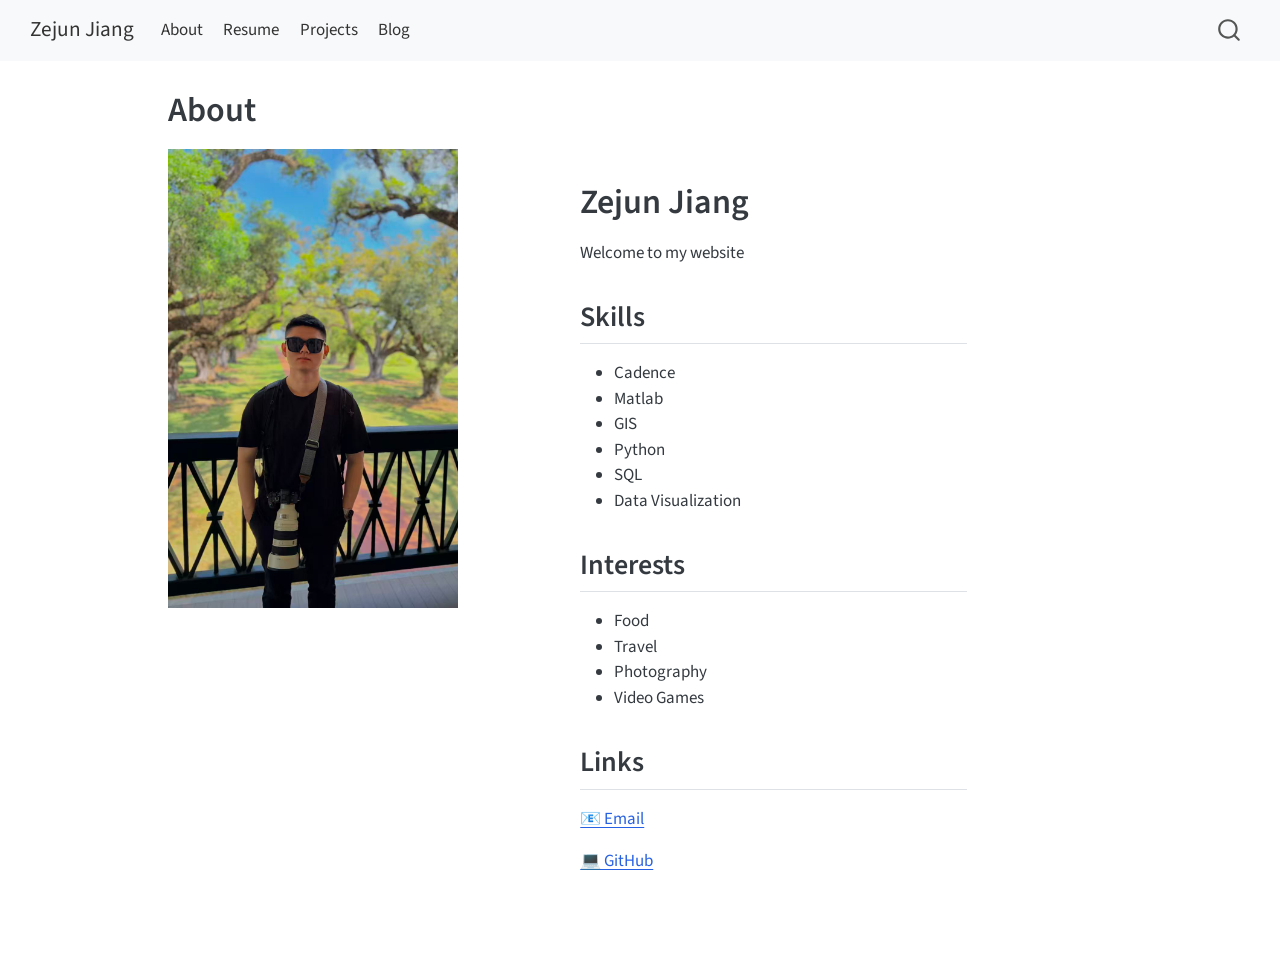
<file: docs/index.html>
<!DOCTYPE html>
<html xmlns="http://www.w3.org/1999/xhtml" lang="en" xml:lang="en"><head>

<meta charset="utf-8">
<meta name="generator" content="quarto-1.9.36">

<meta name="viewport" content="width=device-width, initial-scale=1.0, user-scalable=yes">


<title>About – Zejun Jiang</title>
<style>
/* Default styles provided by pandoc.
** See https://pandoc.org/MANUAL.html#variables-for-html for config info.
*/
code{white-space: pre-wrap;}
span.smallcaps{font-variant: small-caps;}
div.columns{display: flex; gap: min(4vw, 1.5em);}
div.column{flex: auto; overflow-x: auto;}
div.hanging-indent{margin-left: 1.5em; text-indent: -1.5em;}
ul.task-list{list-style: none;}
ul.task-list li input[type="checkbox"] {
  width: 0.8em;
  margin: 0 0.8em 0.2em -1em; /* quarto-specific, see https://github.com/quarto-dev/quarto-cli/issues/4556 */ 
  vertical-align: middle;
}
</style>


<script src="site_libs/quarto-nav/quarto-nav.js"></script>
<script src="site_libs/quarto-nav/headroom.min.js"></script>
<script src="site_libs/clipboard/clipboard.min.js"></script>
<script src="site_libs/quarto-search/autocomplete.umd.js"></script>
<script src="site_libs/quarto-search/fuse.min.js"></script>
<script src="site_libs/quarto-search/quarto-search.js"></script>
<meta name="quarto:offset" content="./">
<script src="site_libs/quarto-html/quarto.js" type="module"></script>
<script src="site_libs/quarto-html/tabsets/tabsets.js" type="module"></script>
<script src="site_libs/quarto-html/popper.min.js"></script>
<script src="site_libs/quarto-html/tippy.umd.min.js"></script>
<script src="site_libs/quarto-html/anchor.min.js"></script>
<link href="site_libs/quarto-html/tippy.css" rel="stylesheet">
<link href="site_libs/quarto-html/quarto-syntax-highlighting-845c23b38eaddc0f92fda52bfe77a8c8.css" rel="stylesheet" id="quarto-text-highlighting-styles">
<script src="site_libs/bootstrap/bootstrap.min.js"></script>
<link href="site_libs/bootstrap/bootstrap-icons.css" rel="stylesheet">
<link href="site_libs/bootstrap/bootstrap-158031087360bce0ff56dc785ce39e06.min.css" rel="stylesheet" append-hash="true" id="quarto-bootstrap" data-mode="light">
<script id="quarto-search-options" type="application/json">{
  "location": "navbar",
  "copy-button": false,
  "collapse-after": 3,
  "panel-placement": "end",
  "type": "overlay",
  "limit": 50,
  "keyboard-shortcut": [
    "f",
    "/",
    "s"
  ],
  "show-item-context": false,
  "language": {
    "search-no-results-text": "No results",
    "search-matching-documents-text": "matching documents",
    "search-copy-link-title": "Copy link to search",
    "search-hide-matches-text": "Hide additional matches",
    "search-more-match-text": "more match in this document",
    "search-more-matches-text": "more matches in this document",
    "search-clear-button-title": "Clear",
    "search-text-placeholder": "",
    "search-detached-cancel-button-title": "Cancel",
    "search-submit-button-title": "Submit",
    "search-label": "Search"
  }
}</script>


<link rel="stylesheet" href="styles.css">
</head>

<body class="nav-fixed quarto-light">

<div id="quarto-search-results"></div>
  <header id="quarto-header" class="headroom fixed-top">
    <nav class="navbar navbar-expand-lg " data-bs-theme="dark">
      <div class="navbar-container container-fluid">
      <div class="navbar-brand-container mx-auto">
    <a class="navbar-brand" href="./index.html">
    <span class="navbar-title">Zejun Jiang</span>
    </a>
  </div>
            <div id="quarto-search" class="" title="Search"></div>
          <button class="navbar-toggler" type="button" data-bs-toggle="collapse" data-bs-target="#navbarCollapse" aria-controls="navbarCollapse" role="menu" aria-expanded="false" aria-label="Toggle navigation" onclick="if (window.quartoToggleHeadroom) { window.quartoToggleHeadroom(); }">
  <span class="navbar-toggler-icon"></span>
</button>
          <div class="collapse navbar-collapse" id="navbarCollapse">
            <ul class="navbar-nav navbar-nav-scroll me-auto">
  <li class="nav-item">
    <a class="nav-link active" href="./index.html" aria-current="page"> 
<span class="menu-text">About</span></a>
  </li>  
  <li class="nav-item">
    <a class="nav-link" href="./resume.html"> 
<span class="menu-text">Resume</span></a>
  </li>  
  <li class="nav-item">
    <a class="nav-link" href="./projects.html"> 
<span class="menu-text">Projects</span></a>
  </li>  
  <li class="nav-item">
    <a class="nav-link" href="./posts.html"> 
<span class="menu-text">Blog</span></a>
  </li>  
</ul>
          </div> <!-- /navcollapse -->
            <div class="quarto-navbar-tools">
</div>
      </div> <!-- /container-fluid -->
    </nav>
</header>
<!-- content -->
<div id="quarto-content" class="quarto-container page-columns page-rows-contents page-layout-article page-navbar">
<!-- sidebar -->
<!-- margin-sidebar -->
    <div id="quarto-margin-sidebar" class="sidebar margin-sidebar zindex-bottom">
        
    </div>
<!-- main -->
<main class="content" id="quarto-document-content">

<header id="title-block-header" class="quarto-title-block default">
<div class="quarto-title">
<h1 class="title">About</h1>
</div>



<div class="quarto-title-meta">

    
  
    
  </div>
  


</header>


<div class="grid">
<div class="g-col-6">
<p><img src="files/linbei.jpg" class="img-fluid" style="width:75.0%"></p>
</div>
<section id="zejun-jiang" class="level1 g-col-6">
<h1>Zejun Jiang</h1>
<p>Welcome to my website</p>
<section id="skills" class="level2">
<h2 class="anchored" data-anchor-id="skills">Skills</h2>
<ul>
<li>Cadence</li>
<li>Matlab</li>
<li>GIS</li>
<li>Python</li>
<li>SQL</li>
<li>Data Visualization</li>
</ul>
</section>
<section id="interests" class="level2">
<h2 class="anchored" data-anchor-id="interests">Interests</h2>
<ul>
<li>Food</li>
<li>Travel</li>
<li>Photography</li>
<li>Video Games</li>
</ul>
</section>
<section id="links" class="level2">
<h2 class="anchored" data-anchor-id="links">Links</h2>
<p><a href="mailto:zej003@ucsd.edu">📧 Email</a></p>
<p><a href="https://github.com/rsm-zej003">💻 GitHub</a></p>


</section>
</section>
</div>

</main> <!-- /main -->
<script id="quarto-html-after-body" type="application/javascript">
  window.document.addEventListener("DOMContentLoaded", function (event) {
    const icon = "";
    const anchorJS = new window.AnchorJS();
    anchorJS.options = {
      placement: 'right',
      icon: icon
    };
    anchorJS.add('.anchored');
    const isCodeAnnotation = (el) => {
      for (const clz of el.classList) {
        if (clz.startsWith('code-annotation-')) {                     
          return true;
        }
      }
      return false;
    }
    const onCopySuccess = function(e) {
      // button target
      const button = e.trigger;
      // don't keep focus
      button.blur();
      // flash "checked"
      button.classList.add('code-copy-button-checked');
      var currentTitle = button.getAttribute("title");
      button.setAttribute("title", "Copied!");
      let tooltip;
      if (window.bootstrap) {
        button.setAttribute("data-bs-toggle", "tooltip");
        button.setAttribute("data-bs-placement", "left");
        button.setAttribute("data-bs-title", "Copied!");
        tooltip = new bootstrap.Tooltip(button, 
          { trigger: "manual", 
            customClass: "code-copy-button-tooltip",
            offset: [0, -8]});
        tooltip.show();    
      }
      setTimeout(function() {
        if (tooltip) {
          tooltip.hide();
          button.removeAttribute("data-bs-title");
          button.removeAttribute("data-bs-toggle");
          button.removeAttribute("data-bs-placement");
        }
        button.setAttribute("title", currentTitle);
        button.classList.remove('code-copy-button-checked');
      }, 1000);
      // clear code selection
      e.clearSelection();
    }
    const getTextToCopy = function(trigger) {
      const outerScaffold = trigger.parentElement.cloneNode(true);
      const codeEl = outerScaffold.querySelector('code');
      for (const childEl of codeEl.children) {
        if (isCodeAnnotation(childEl)) {
          childEl.remove();
        }
      }
      return codeEl.innerText;
    }
    const clipboard = new window.ClipboardJS('.code-copy-button:not([data-in-quarto-modal])', {
      text: getTextToCopy
    });
    clipboard.on('success', onCopySuccess);
    if (window.document.getElementById('quarto-embedded-source-code-modal')) {
      const clipboardModal = new window.ClipboardJS('.code-copy-button[data-in-quarto-modal]', {
        text: getTextToCopy,
        container: window.document.getElementById('quarto-embedded-source-code-modal')
      });
      clipboardModal.on('success', onCopySuccess);
    }
      var localhostRegex = new RegExp(/^(?:http|https):\/\/localhost\:?[0-9]*\//);
      var mailtoRegex = new RegExp(/^mailto:/);
        var filterRegex = new RegExp('/' + window.location.host + '/');
      var isInternal = (href) => {
          return filterRegex.test(href) || localhostRegex.test(href) || mailtoRegex.test(href);
      }
      // Inspect non-navigation links and adorn them if external
     var links = window.document.querySelectorAll('a[href]:not(.nav-link):not(.navbar-brand):not(.toc-action):not(.sidebar-link):not(.sidebar-item-toggle):not(.pagination-link):not(.no-external):not([aria-hidden]):not(.dropdown-item):not(.quarto-navigation-tool):not(.about-link)');
      for (var i=0; i<links.length; i++) {
        const link = links[i];
        if (!isInternal(link.href)) {
          // undo the damage that might have been done by quarto-nav.js in the case of
          // links that we want to consider external
          if (link.dataset.originalHref !== undefined) {
            link.href = link.dataset.originalHref;
          }
        }
      }
    function tippyHover(el, contentFn, onTriggerFn, onUntriggerFn) {
      const config = {
        allowHTML: true,
        maxWidth: 500,
        delay: 100,
        arrow: false,
        appendTo: function(el) {
            return el.parentElement;
        },
        interactive: true,
        interactiveBorder: 10,
        theme: 'quarto',
        placement: 'bottom-start',
      };
      if (contentFn) {
        config.content = contentFn;
      }
      if (onTriggerFn) {
        config.onTrigger = onTriggerFn;
      }
      if (onUntriggerFn) {
        config.onUntrigger = onUntriggerFn;
      }
      window.tippy(el, config); 
    }
    const noterefs = window.document.querySelectorAll('a[role="doc-noteref"]');
    for (var i=0; i<noterefs.length; i++) {
      const ref = noterefs[i];
      tippyHover(ref, function() {
        // use id or data attribute instead here
        let href = ref.getAttribute('data-footnote-href') || ref.getAttribute('href');
        try { href = new URL(href).hash; } catch {}
        const id = href.replace(/^#\/?/, "");
        const note = window.document.getElementById(id);
        if (note) {
          return note.innerHTML;
        } else {
          return "";
        }
      });
    }
    const xrefs = window.document.querySelectorAll('a.quarto-xref');
    const processXRef = (id, note) => {
      // Strip column container classes
      const stripColumnClz = (el) => {
        el.classList.remove("page-full", "page-columns");
        if (el.children) {
          for (const child of el.children) {
            stripColumnClz(child);
          }
        }
      }
      stripColumnClz(note)
      if (id === null || id.startsWith('sec-')) {
        // Special case sections, only their first couple elements
        const container = document.createElement("div");
        if (note.children && note.children.length > 2) {
          container.appendChild(note.children[0].cloneNode(true));
          for (let i = 1; i < note.children.length; i++) {
            const child = note.children[i];
            if (child.tagName === "P" && child.innerText === "") {
              continue;
            } else {
              container.appendChild(child.cloneNode(true));
              break;
            }
          }
          if (window.Quarto?.typesetMath) {
            window.Quarto.typesetMath(container);
          }
          return container.innerHTML
        } else {
          if (window.Quarto?.typesetMath) {
            window.Quarto.typesetMath(note);
          }
          return note.innerHTML;
        }
      } else {
        // Remove any anchor links if they are present
        const anchorLink = note.querySelector('a.anchorjs-link');
        if (anchorLink) {
          anchorLink.remove();
        }
        if (window.Quarto?.typesetMath) {
          window.Quarto.typesetMath(note);
        }
        if (note.classList.contains("callout")) {
          return note.outerHTML;
        } else {
          return note.innerHTML;
        }
      }
    }
    for (var i=0; i<xrefs.length; i++) {
      const xref = xrefs[i];
      tippyHover(xref, undefined, function(instance) {
        instance.disable();
        let url = xref.getAttribute('href');
        let hash = undefined; 
        if (url.startsWith('#')) {
          hash = url;
        } else {
          try { hash = new URL(url).hash; } catch {}
        }
        if (hash) {
          const id = hash.replace(/^#\/?/, "");
          const note = window.document.getElementById(id);
          if (note !== null) {
            try {
              const html = processXRef(id, note.cloneNode(true));
              instance.setContent(html);
            } finally {
              instance.enable();
              instance.show();
            }
          } else {
            // See if we can fetch this
            fetch(url.split('#')[0])
            .then(res => res.text())
            .then(html => {
              const parser = new DOMParser();
              const htmlDoc = parser.parseFromString(html, "text/html");
              const note = htmlDoc.getElementById(id);
              if (note !== null) {
                const html = processXRef(id, note);
                instance.setContent(html);
              } 
            }).finally(() => {
              instance.enable();
              instance.show();
            });
          }
        } else {
          // See if we can fetch a full url (with no hash to target)
          // This is a special case and we should probably do some content thinning / targeting
          fetch(url)
          .then(res => res.text())
          .then(html => {
            const parser = new DOMParser();
            const htmlDoc = parser.parseFromString(html, "text/html");
            const note = htmlDoc.querySelector('main.content');
            if (note !== null) {
              // This should only happen for chapter cross references
              // (since there is no id in the URL)
              // remove the first header
              if (note.children.length > 0 && note.children[0].tagName === "HEADER") {
                note.children[0].remove();
              }
              const html = processXRef(null, note);
              instance.setContent(html);
            } 
          }).finally(() => {
            instance.enable();
            instance.show();
          });
        }
      }, function(instance) {
      });
    }
        let selectedAnnoteEl;
        const selectorForAnnotation = ( cell, annotation) => {
          let cellAttr = 'data-code-cell="' + cell + '"';
          let lineAttr = 'data-code-annotation="' +  annotation + '"';
          const selector = 'span[' + cellAttr + '][' + lineAttr + ']';
          return selector;
        }
        const selectCodeLines = (annoteEl) => {
          const doc = window.document;
          const targetCell = annoteEl.getAttribute("data-target-cell");
          const targetAnnotation = annoteEl.getAttribute("data-target-annotation");
          const annoteSpan = window.document.querySelector(selectorForAnnotation(targetCell, targetAnnotation));
          const lines = annoteSpan.getAttribute("data-code-lines").split(",");
          const lineIds = lines.map((line) => {
            return targetCell + "-" + line;
          })
          let top = null;
          let height = null;
          let parent = null;
          if (lineIds.length > 0) {
              //compute the position of the single el (top and bottom and make a div)
              const el = window.document.getElementById(lineIds[0]);
              top = el.offsetTop;
              height = el.offsetHeight;
              parent = el.parentElement.parentElement;
            if (lineIds.length > 1) {
              const lastEl = window.document.getElementById(lineIds[lineIds.length - 1]);
              const bottom = lastEl.offsetTop + lastEl.offsetHeight;
              height = bottom - top;
            }
            if (top !== null && height !== null && parent !== null) {
              // cook up a div (if necessary) and position it 
              let div = window.document.getElementById("code-annotation-line-highlight");
              if (div === null) {
                div = window.document.createElement("div");
                div.setAttribute("id", "code-annotation-line-highlight");
                div.style.position = 'absolute';
                parent.appendChild(div);
              }
              div.style.top = top - 2 + "px";
              div.style.height = height + 4 + "px";
              div.style.left = 0;
              let gutterDiv = window.document.getElementById("code-annotation-line-highlight-gutter");
              if (gutterDiv === null) {
                gutterDiv = window.document.createElement("div");
                gutterDiv.setAttribute("id", "code-annotation-line-highlight-gutter");
                gutterDiv.style.position = 'absolute';
                const codeCell = window.document.getElementById(targetCell);
                const gutter = codeCell.querySelector('.code-annotation-gutter');
                gutter.appendChild(gutterDiv);
              }
              gutterDiv.style.top = top - 2 + "px";
              gutterDiv.style.height = height + 4 + "px";
            }
            selectedAnnoteEl = annoteEl;
          }
        };
        const unselectCodeLines = () => {
          const elementsIds = ["code-annotation-line-highlight", "code-annotation-line-highlight-gutter"];
          elementsIds.forEach((elId) => {
            const div = window.document.getElementById(elId);
            if (div) {
              div.remove();
            }
          });
          selectedAnnoteEl = undefined;
        };
          // Handle positioning of the toggle
      window.addEventListener(
        "resize",
        throttle(() => {
          elRect = undefined;
          if (selectedAnnoteEl) {
            selectCodeLines(selectedAnnoteEl);
          }
        }, 10)
      );
      function throttle(fn, ms) {
      let throttle = false;
      let timer;
        return (...args) => {
          if(!throttle) { // first call gets through
              fn.apply(this, args);
              throttle = true;
          } else { // all the others get throttled
              if(timer) clearTimeout(timer); // cancel #2
              timer = setTimeout(() => {
                fn.apply(this, args);
                timer = throttle = false;
              }, ms);
          }
        };
      }
        // Attach click handler to the DT
        const annoteDls = window.document.querySelectorAll('dt[data-target-cell]');
        for (const annoteDlNode of annoteDls) {
          annoteDlNode.addEventListener('click', (event) => {
            const clickedEl = event.target;
            if (clickedEl !== selectedAnnoteEl) {
              unselectCodeLines();
              const activeEl = window.document.querySelector('dt[data-target-cell].code-annotation-active');
              if (activeEl) {
                activeEl.classList.remove('code-annotation-active');
              }
              selectCodeLines(clickedEl);
              clickedEl.classList.add('code-annotation-active');
            } else {
              // Unselect the line
              unselectCodeLines();
              clickedEl.classList.remove('code-annotation-active');
            }
          });
        }
    const findCites = (el) => {
      const parentEl = el.parentElement;
      if (parentEl) {
        const cites = parentEl.dataset.cites;
        if (cites) {
          return {
            el,
            cites: cites.split(' ')
          };
        } else {
          return findCites(el.parentElement)
        }
      } else {
        return undefined;
      }
    };
    var bibliorefs = window.document.querySelectorAll('a[role="doc-biblioref"]');
    for (var i=0; i<bibliorefs.length; i++) {
      const ref = bibliorefs[i];
      const citeInfo = findCites(ref);
      if (citeInfo) {
        tippyHover(citeInfo.el, function() {
          var popup = window.document.createElement('div');
          citeInfo.cites.forEach(function(cite) {
            var citeDiv = window.document.createElement('div');
            citeDiv.classList.add('hanging-indent');
            citeDiv.classList.add('csl-entry');
            var biblioDiv = window.document.getElementById('ref-' + cite);
            if (biblioDiv) {
              citeDiv.innerHTML = biblioDiv.innerHTML;
            }
            popup.appendChild(citeDiv);
          });
          return popup.innerHTML;
        });
      }
    }
  });
  </script>
</div> <!-- /content -->




</body></html>
</file>
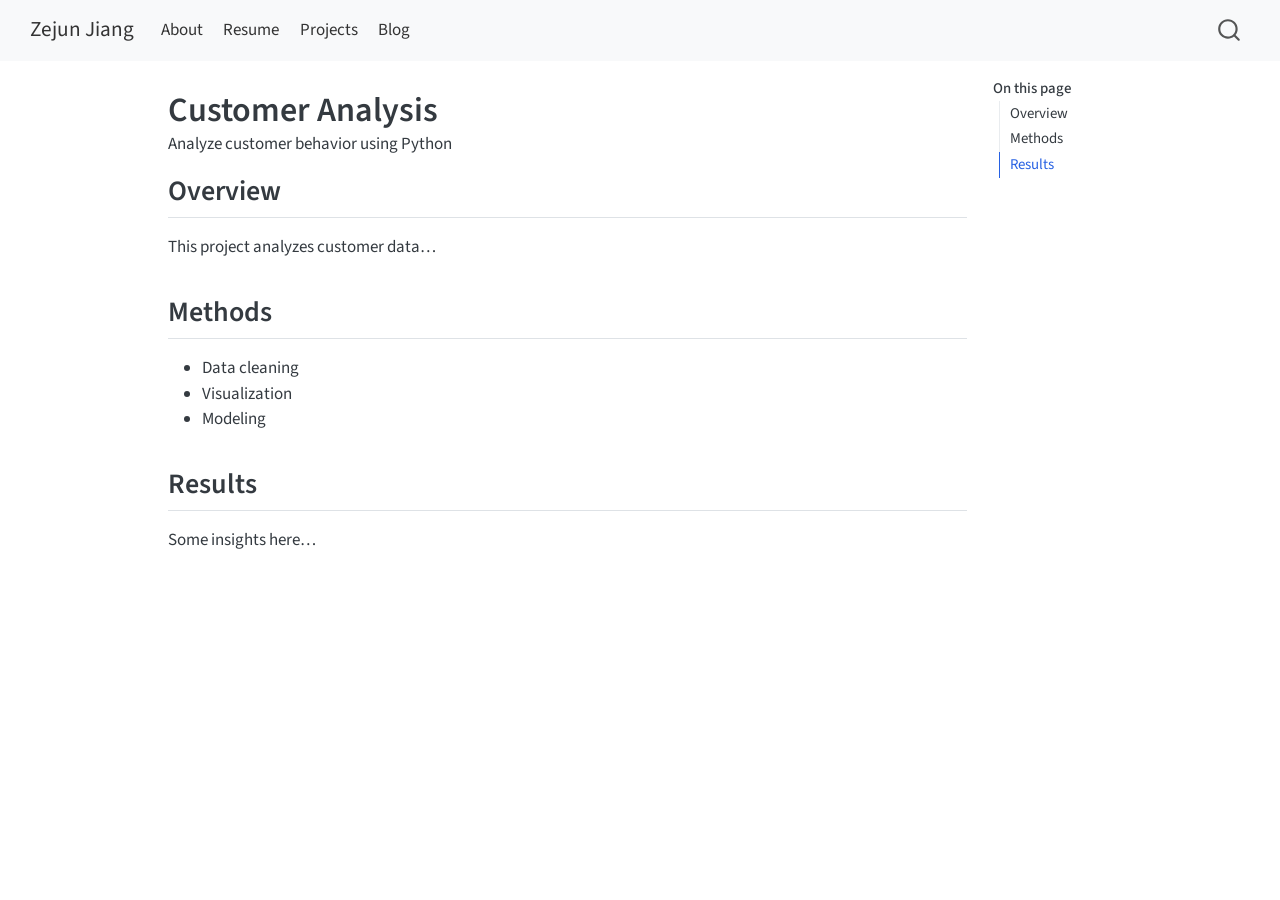
<file: docs/projects/project1/index.html>
<!DOCTYPE html>
<html xmlns="http://www.w3.org/1999/xhtml" lang="en" xml:lang="en"><head>

<meta charset="utf-8">
<meta name="generator" content="quarto-1.9.36">

<meta name="viewport" content="width=device-width, initial-scale=1.0, user-scalable=yes">

<meta name="description" content="Analyze customer behavior using Python">

<title>Customer Analysis – Zejun Jiang</title>
<style>
/* Default styles provided by pandoc.
** See https://pandoc.org/MANUAL.html#variables-for-html for config info.
*/
code{white-space: pre-wrap;}
span.smallcaps{font-variant: small-caps;}
div.columns{display: flex; gap: min(4vw, 1.5em);}
div.column{flex: auto; overflow-x: auto;}
div.hanging-indent{margin-left: 1.5em; text-indent: -1.5em;}
ul.task-list{list-style: none;}
ul.task-list li input[type="checkbox"] {
  width: 0.8em;
  margin: 0 0.8em 0.2em -1em; /* quarto-specific, see https://github.com/quarto-dev/quarto-cli/issues/4556 */ 
  vertical-align: middle;
}
</style>


<script src="../../site_libs/quarto-nav/quarto-nav.js"></script>
<script src="../../site_libs/quarto-nav/headroom.min.js"></script>
<script src="../../site_libs/clipboard/clipboard.min.js"></script>
<script src="../../site_libs/quarto-search/autocomplete.umd.js"></script>
<script src="../../site_libs/quarto-search/fuse.min.js"></script>
<script src="../../site_libs/quarto-search/quarto-search.js"></script>
<meta name="quarto:offset" content="../../">
<script src="../../site_libs/quarto-html/quarto.js" type="module"></script>
<script src="../../site_libs/quarto-html/tabsets/tabsets.js" type="module"></script>
<script src="../../site_libs/quarto-html/popper.min.js"></script>
<script src="../../site_libs/quarto-html/tippy.umd.min.js"></script>
<script src="../../site_libs/quarto-html/anchor.min.js"></script>
<link href="../../site_libs/quarto-html/tippy.css" rel="stylesheet">
<link href="../../site_libs/quarto-html/quarto-syntax-highlighting-845c23b38eaddc0f92fda52bfe77a8c8.css" rel="stylesheet" id="quarto-text-highlighting-styles">
<script src="../../site_libs/bootstrap/bootstrap.min.js"></script>
<link href="../../site_libs/bootstrap/bootstrap-icons.css" rel="stylesheet">
<link href="../../site_libs/bootstrap/bootstrap-158031087360bce0ff56dc785ce39e06.min.css" rel="stylesheet" append-hash="true" id="quarto-bootstrap" data-mode="light">
<script id="quarto-search-options" type="application/json">{
  "location": "navbar",
  "copy-button": false,
  "collapse-after": 3,
  "panel-placement": "end",
  "type": "overlay",
  "limit": 50,
  "keyboard-shortcut": [
    "f",
    "/",
    "s"
  ],
  "show-item-context": false,
  "language": {
    "search-no-results-text": "No results",
    "search-matching-documents-text": "matching documents",
    "search-copy-link-title": "Copy link to search",
    "search-hide-matches-text": "Hide additional matches",
    "search-more-match-text": "more match in this document",
    "search-more-matches-text": "more matches in this document",
    "search-clear-button-title": "Clear",
    "search-text-placeholder": "",
    "search-detached-cancel-button-title": "Cancel",
    "search-submit-button-title": "Submit",
    "search-label": "Search"
  }
}</script>


<link rel="stylesheet" href="../../styles.css">
</head>

<body class="nav-fixed quarto-light">

<div id="quarto-search-results"></div>
  <header id="quarto-header" class="headroom fixed-top">
    <nav class="navbar navbar-expand-lg " data-bs-theme="dark">
      <div class="navbar-container container-fluid">
      <div class="navbar-brand-container mx-auto">
    <a class="navbar-brand" href="../../index.html">
    <span class="navbar-title">Zejun Jiang</span>
    </a>
  </div>
            <div id="quarto-search" class="" title="Search"></div>
          <button class="navbar-toggler" type="button" data-bs-toggle="collapse" data-bs-target="#navbarCollapse" aria-controls="navbarCollapse" role="menu" aria-expanded="false" aria-label="Toggle navigation" onclick="if (window.quartoToggleHeadroom) { window.quartoToggleHeadroom(); }">
  <span class="navbar-toggler-icon"></span>
</button>
          <div class="collapse navbar-collapse" id="navbarCollapse">
            <ul class="navbar-nav navbar-nav-scroll me-auto">
  <li class="nav-item">
    <a class="nav-link" href="../../index.html"> 
<span class="menu-text">About</span></a>
  </li>  
  <li class="nav-item">
    <a class="nav-link" href="../../resume.html"> 
<span class="menu-text">Resume</span></a>
  </li>  
  <li class="nav-item">
    <a class="nav-link" href="../../projects.html"> 
<span class="menu-text">Projects</span></a>
  </li>  
  <li class="nav-item">
    <a class="nav-link" href="../../posts.html"> 
<span class="menu-text">Blog</span></a>
  </li>  
</ul>
          </div> <!-- /navcollapse -->
            <div class="quarto-navbar-tools">
</div>
      </div> <!-- /container-fluid -->
    </nav>
</header>
<!-- content -->
<div id="quarto-content" class="quarto-container page-columns page-rows-contents page-layout-article page-navbar">
<!-- sidebar -->
<!-- margin-sidebar -->
    <div id="quarto-margin-sidebar" class="sidebar margin-sidebar">
        <nav id="TOC" role="doc-toc" class="toc-active">
    <h2 id="toc-title">On this page</h2>
   
  <ul>
  <li><a href="#overview" id="toc-overview" class="nav-link active" data-scroll-target="#overview">Overview</a></li>
  <li><a href="#methods" id="toc-methods" class="nav-link" data-scroll-target="#methods">Methods</a></li>
  <li><a href="#results" id="toc-results" class="nav-link" data-scroll-target="#results">Results</a></li>
  </ul>
</nav>
    </div>
<!-- main -->
<main class="content" id="quarto-document-content">

<header id="title-block-header" class="quarto-title-block default">
<div class="quarto-title">
<h1 class="title">Customer Analysis</h1>
</div>

<div>
  <div class="description">
    Analyze customer behavior using Python
  </div>
</div>


<div class="quarto-title-meta">

    
  
    
  </div>
  


</header>


<section id="overview" class="level2">
<h2 class="anchored" data-anchor-id="overview">Overview</h2>
<p>This project analyzes customer data…</p>
</section>
<section id="methods" class="level2">
<h2 class="anchored" data-anchor-id="methods">Methods</h2>
<ul>
<li>Data cleaning</li>
<li>Visualization</li>
<li>Modeling</li>
</ul>
</section>
<section id="results" class="level2">
<h2 class="anchored" data-anchor-id="results">Results</h2>
<p>Some insights here…</p>


</section>

</main> <!-- /main -->
<script id="quarto-html-after-body" type="application/javascript">
  window.document.addEventListener("DOMContentLoaded", function (event) {
    const icon = "";
    const anchorJS = new window.AnchorJS();
    anchorJS.options = {
      placement: 'right',
      icon: icon
    };
    anchorJS.add('.anchored');
    const isCodeAnnotation = (el) => {
      for (const clz of el.classList) {
        if (clz.startsWith('code-annotation-')) {                     
          return true;
        }
      }
      return false;
    }
    const onCopySuccess = function(e) {
      // button target
      const button = e.trigger;
      // don't keep focus
      button.blur();
      // flash "checked"
      button.classList.add('code-copy-button-checked');
      var currentTitle = button.getAttribute("title");
      button.setAttribute("title", "Copied!");
      let tooltip;
      if (window.bootstrap) {
        button.setAttribute("data-bs-toggle", "tooltip");
        button.setAttribute("data-bs-placement", "left");
        button.setAttribute("data-bs-title", "Copied!");
        tooltip = new bootstrap.Tooltip(button, 
          { trigger: "manual", 
            customClass: "code-copy-button-tooltip",
            offset: [0, -8]});
        tooltip.show();    
      }
      setTimeout(function() {
        if (tooltip) {
          tooltip.hide();
          button.removeAttribute("data-bs-title");
          button.removeAttribute("data-bs-toggle");
          button.removeAttribute("data-bs-placement");
        }
        button.setAttribute("title", currentTitle);
        button.classList.remove('code-copy-button-checked');
      }, 1000);
      // clear code selection
      e.clearSelection();
    }
    const getTextToCopy = function(trigger) {
      const outerScaffold = trigger.parentElement.cloneNode(true);
      const codeEl = outerScaffold.querySelector('code');
      for (const childEl of codeEl.children) {
        if (isCodeAnnotation(childEl)) {
          childEl.remove();
        }
      }
      return codeEl.innerText;
    }
    const clipboard = new window.ClipboardJS('.code-copy-button:not([data-in-quarto-modal])', {
      text: getTextToCopy
    });
    clipboard.on('success', onCopySuccess);
    if (window.document.getElementById('quarto-embedded-source-code-modal')) {
      const clipboardModal = new window.ClipboardJS('.code-copy-button[data-in-quarto-modal]', {
        text: getTextToCopy,
        container: window.document.getElementById('quarto-embedded-source-code-modal')
      });
      clipboardModal.on('success', onCopySuccess);
    }
      var localhostRegex = new RegExp(/^(?:http|https):\/\/localhost\:?[0-9]*\//);
      var mailtoRegex = new RegExp(/^mailto:/);
        var filterRegex = new RegExp('/' + window.location.host + '/');
      var isInternal = (href) => {
          return filterRegex.test(href) || localhostRegex.test(href) || mailtoRegex.test(href);
      }
      // Inspect non-navigation links and adorn them if external
     var links = window.document.querySelectorAll('a[href]:not(.nav-link):not(.navbar-brand):not(.toc-action):not(.sidebar-link):not(.sidebar-item-toggle):not(.pagination-link):not(.no-external):not([aria-hidden]):not(.dropdown-item):not(.quarto-navigation-tool):not(.about-link)');
      for (var i=0; i<links.length; i++) {
        const link = links[i];
        if (!isInternal(link.href)) {
          // undo the damage that might have been done by quarto-nav.js in the case of
          // links that we want to consider external
          if (link.dataset.originalHref !== undefined) {
            link.href = link.dataset.originalHref;
          }
        }
      }
    function tippyHover(el, contentFn, onTriggerFn, onUntriggerFn) {
      const config = {
        allowHTML: true,
        maxWidth: 500,
        delay: 100,
        arrow: false,
        appendTo: function(el) {
            return el.parentElement;
        },
        interactive: true,
        interactiveBorder: 10,
        theme: 'quarto',
        placement: 'bottom-start',
      };
      if (contentFn) {
        config.content = contentFn;
      }
      if (onTriggerFn) {
        config.onTrigger = onTriggerFn;
      }
      if (onUntriggerFn) {
        config.onUntrigger = onUntriggerFn;
      }
      window.tippy(el, config); 
    }
    const noterefs = window.document.querySelectorAll('a[role="doc-noteref"]');
    for (var i=0; i<noterefs.length; i++) {
      const ref = noterefs[i];
      tippyHover(ref, function() {
        // use id or data attribute instead here
        let href = ref.getAttribute('data-footnote-href') || ref.getAttribute('href');
        try { href = new URL(href).hash; } catch {}
        const id = href.replace(/^#\/?/, "");
        const note = window.document.getElementById(id);
        if (note) {
          return note.innerHTML;
        } else {
          return "";
        }
      });
    }
    const xrefs = window.document.querySelectorAll('a.quarto-xref');
    const processXRef = (id, note) => {
      // Strip column container classes
      const stripColumnClz = (el) => {
        el.classList.remove("page-full", "page-columns");
        if (el.children) {
          for (const child of el.children) {
            stripColumnClz(child);
          }
        }
      }
      stripColumnClz(note)
      if (id === null || id.startsWith('sec-')) {
        // Special case sections, only their first couple elements
        const container = document.createElement("div");
        if (note.children && note.children.length > 2) {
          container.appendChild(note.children[0].cloneNode(true));
          for (let i = 1; i < note.children.length; i++) {
            const child = note.children[i];
            if (child.tagName === "P" && child.innerText === "") {
              continue;
            } else {
              container.appendChild(child.cloneNode(true));
              break;
            }
          }
          if (window.Quarto?.typesetMath) {
            window.Quarto.typesetMath(container);
          }
          return container.innerHTML
        } else {
          if (window.Quarto?.typesetMath) {
            window.Quarto.typesetMath(note);
          }
          return note.innerHTML;
        }
      } else {
        // Remove any anchor links if they are present
        const anchorLink = note.querySelector('a.anchorjs-link');
        if (anchorLink) {
          anchorLink.remove();
        }
        if (window.Quarto?.typesetMath) {
          window.Quarto.typesetMath(note);
        }
        if (note.classList.contains("callout")) {
          return note.outerHTML;
        } else {
          return note.innerHTML;
        }
      }
    }
    for (var i=0; i<xrefs.length; i++) {
      const xref = xrefs[i];
      tippyHover(xref, undefined, function(instance) {
        instance.disable();
        let url = xref.getAttribute('href');
        let hash = undefined; 
        if (url.startsWith('#')) {
          hash = url;
        } else {
          try { hash = new URL(url).hash; } catch {}
        }
        if (hash) {
          const id = hash.replace(/^#\/?/, "");
          const note = window.document.getElementById(id);
          if (note !== null) {
            try {
              const html = processXRef(id, note.cloneNode(true));
              instance.setContent(html);
            } finally {
              instance.enable();
              instance.show();
            }
          } else {
            // See if we can fetch this
            fetch(url.split('#')[0])
            .then(res => res.text())
            .then(html => {
              const parser = new DOMParser();
              const htmlDoc = parser.parseFromString(html, "text/html");
              const note = htmlDoc.getElementById(id);
              if (note !== null) {
                const html = processXRef(id, note);
                instance.setContent(html);
              } 
            }).finally(() => {
              instance.enable();
              instance.show();
            });
          }
        } else {
          // See if we can fetch a full url (with no hash to target)
          // This is a special case and we should probably do some content thinning / targeting
          fetch(url)
          .then(res => res.text())
          .then(html => {
            const parser = new DOMParser();
            const htmlDoc = parser.parseFromString(html, "text/html");
            const note = htmlDoc.querySelector('main.content');
            if (note !== null) {
              // This should only happen for chapter cross references
              // (since there is no id in the URL)
              // remove the first header
              if (note.children.length > 0 && note.children[0].tagName === "HEADER") {
                note.children[0].remove();
              }
              const html = processXRef(null, note);
              instance.setContent(html);
            } 
          }).finally(() => {
            instance.enable();
            instance.show();
          });
        }
      }, function(instance) {
      });
    }
        let selectedAnnoteEl;
        const selectorForAnnotation = ( cell, annotation) => {
          let cellAttr = 'data-code-cell="' + cell + '"';
          let lineAttr = 'data-code-annotation="' +  annotation + '"';
          const selector = 'span[' + cellAttr + '][' + lineAttr + ']';
          return selector;
        }
        const selectCodeLines = (annoteEl) => {
          const doc = window.document;
          const targetCell = annoteEl.getAttribute("data-target-cell");
          const targetAnnotation = annoteEl.getAttribute("data-target-annotation");
          const annoteSpan = window.document.querySelector(selectorForAnnotation(targetCell, targetAnnotation));
          const lines = annoteSpan.getAttribute("data-code-lines").split(",");
          const lineIds = lines.map((line) => {
            return targetCell + "-" + line;
          })
          let top = null;
          let height = null;
          let parent = null;
          if (lineIds.length > 0) {
              //compute the position of the single el (top and bottom and make a div)
              const el = window.document.getElementById(lineIds[0]);
              top = el.offsetTop;
              height = el.offsetHeight;
              parent = el.parentElement.parentElement;
            if (lineIds.length > 1) {
              const lastEl = window.document.getElementById(lineIds[lineIds.length - 1]);
              const bottom = lastEl.offsetTop + lastEl.offsetHeight;
              height = bottom - top;
            }
            if (top !== null && height !== null && parent !== null) {
              // cook up a div (if necessary) and position it 
              let div = window.document.getElementById("code-annotation-line-highlight");
              if (div === null) {
                div = window.document.createElement("div");
                div.setAttribute("id", "code-annotation-line-highlight");
                div.style.position = 'absolute';
                parent.appendChild(div);
              }
              div.style.top = top - 2 + "px";
              div.style.height = height + 4 + "px";
              div.style.left = 0;
              let gutterDiv = window.document.getElementById("code-annotation-line-highlight-gutter");
              if (gutterDiv === null) {
                gutterDiv = window.document.createElement("div");
                gutterDiv.setAttribute("id", "code-annotation-line-highlight-gutter");
                gutterDiv.style.position = 'absolute';
                const codeCell = window.document.getElementById(targetCell);
                const gutter = codeCell.querySelector('.code-annotation-gutter');
                gutter.appendChild(gutterDiv);
              }
              gutterDiv.style.top = top - 2 + "px";
              gutterDiv.style.height = height + 4 + "px";
            }
            selectedAnnoteEl = annoteEl;
          }
        };
        const unselectCodeLines = () => {
          const elementsIds = ["code-annotation-line-highlight", "code-annotation-line-highlight-gutter"];
          elementsIds.forEach((elId) => {
            const div = window.document.getElementById(elId);
            if (div) {
              div.remove();
            }
          });
          selectedAnnoteEl = undefined;
        };
          // Handle positioning of the toggle
      window.addEventListener(
        "resize",
        throttle(() => {
          elRect = undefined;
          if (selectedAnnoteEl) {
            selectCodeLines(selectedAnnoteEl);
          }
        }, 10)
      );
      function throttle(fn, ms) {
      let throttle = false;
      let timer;
        return (...args) => {
          if(!throttle) { // first call gets through
              fn.apply(this, args);
              throttle = true;
          } else { // all the others get throttled
              if(timer) clearTimeout(timer); // cancel #2
              timer = setTimeout(() => {
                fn.apply(this, args);
                timer = throttle = false;
              }, ms);
          }
        };
      }
        // Attach click handler to the DT
        const annoteDls = window.document.querySelectorAll('dt[data-target-cell]');
        for (const annoteDlNode of annoteDls) {
          annoteDlNode.addEventListener('click', (event) => {
            const clickedEl = event.target;
            if (clickedEl !== selectedAnnoteEl) {
              unselectCodeLines();
              const activeEl = window.document.querySelector('dt[data-target-cell].code-annotation-active');
              if (activeEl) {
                activeEl.classList.remove('code-annotation-active');
              }
              selectCodeLines(clickedEl);
              clickedEl.classList.add('code-annotation-active');
            } else {
              // Unselect the line
              unselectCodeLines();
              clickedEl.classList.remove('code-annotation-active');
            }
          });
        }
    const findCites = (el) => {
      const parentEl = el.parentElement;
      if (parentEl) {
        const cites = parentEl.dataset.cites;
        if (cites) {
          return {
            el,
            cites: cites.split(' ')
          };
        } else {
          return findCites(el.parentElement)
        }
      } else {
        return undefined;
      }
    };
    var bibliorefs = window.document.querySelectorAll('a[role="doc-biblioref"]');
    for (var i=0; i<bibliorefs.length; i++) {
      const ref = bibliorefs[i];
      const citeInfo = findCites(ref);
      if (citeInfo) {
        tippyHover(citeInfo.el, function() {
          var popup = window.document.createElement('div');
          citeInfo.cites.forEach(function(cite) {
            var citeDiv = window.document.createElement('div');
            citeDiv.classList.add('hanging-indent');
            citeDiv.classList.add('csl-entry');
            var biblioDiv = window.document.getElementById('ref-' + cite);
            if (biblioDiv) {
              citeDiv.innerHTML = biblioDiv.innerHTML;
            }
            popup.appendChild(citeDiv);
          });
          return popup.innerHTML;
        });
      }
    }
  });
  </script>
</div> <!-- /content -->




</body></html>
</file>
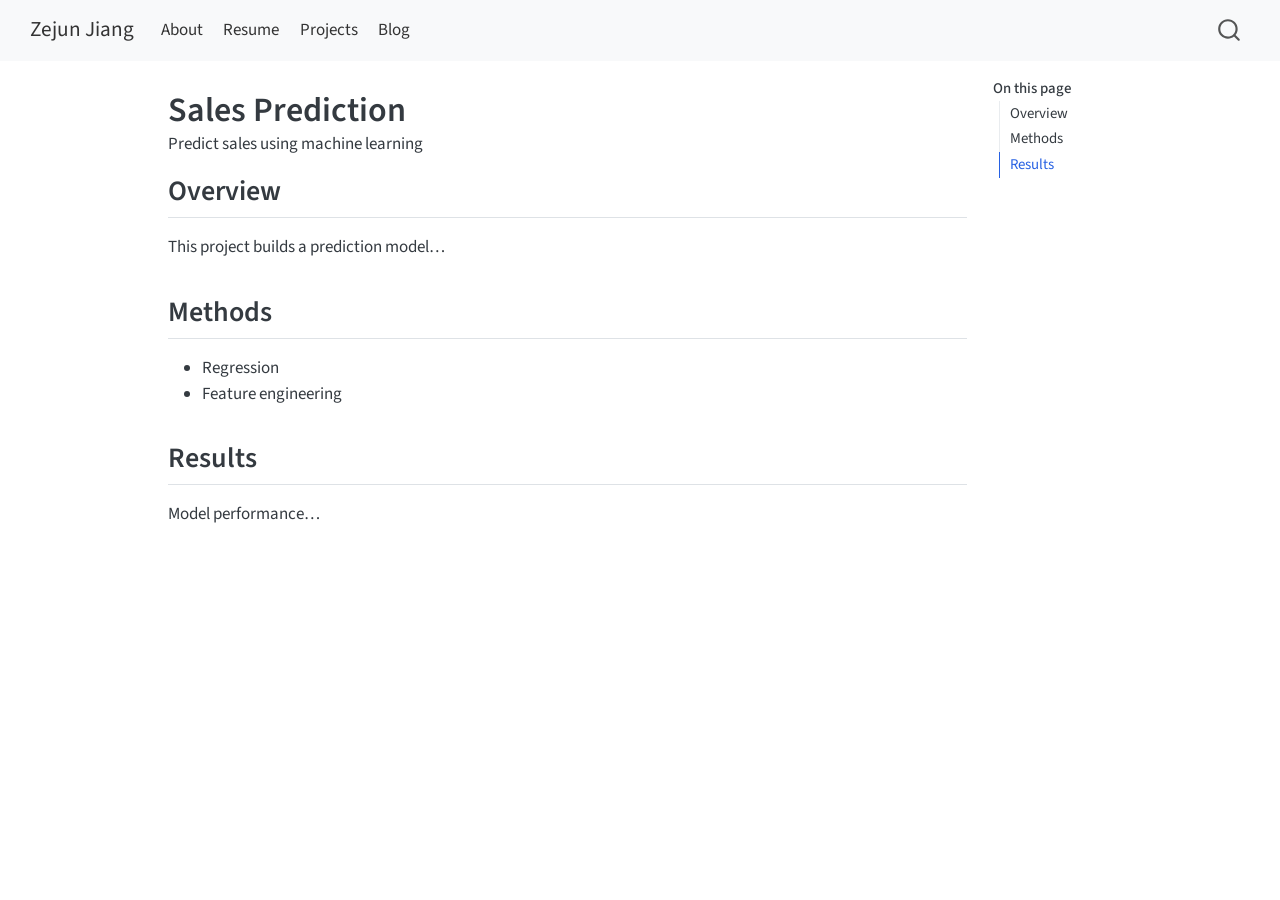
<file: docs/projects/project2/index.html>
<!DOCTYPE html>
<html xmlns="http://www.w3.org/1999/xhtml" lang="en" xml:lang="en"><head>

<meta charset="utf-8">
<meta name="generator" content="quarto-1.9.36">

<meta name="viewport" content="width=device-width, initial-scale=1.0, user-scalable=yes">

<meta name="description" content="Predict sales using machine learning">

<title>Sales Prediction – Zejun Jiang</title>
<style>
/* Default styles provided by pandoc.
** See https://pandoc.org/MANUAL.html#variables-for-html for config info.
*/
code{white-space: pre-wrap;}
span.smallcaps{font-variant: small-caps;}
div.columns{display: flex; gap: min(4vw, 1.5em);}
div.column{flex: auto; overflow-x: auto;}
div.hanging-indent{margin-left: 1.5em; text-indent: -1.5em;}
ul.task-list{list-style: none;}
ul.task-list li input[type="checkbox"] {
  width: 0.8em;
  margin: 0 0.8em 0.2em -1em; /* quarto-specific, see https://github.com/quarto-dev/quarto-cli/issues/4556 */ 
  vertical-align: middle;
}
</style>


<script src="../../site_libs/quarto-nav/quarto-nav.js"></script>
<script src="../../site_libs/quarto-nav/headroom.min.js"></script>
<script src="../../site_libs/clipboard/clipboard.min.js"></script>
<script src="../../site_libs/quarto-search/autocomplete.umd.js"></script>
<script src="../../site_libs/quarto-search/fuse.min.js"></script>
<script src="../../site_libs/quarto-search/quarto-search.js"></script>
<meta name="quarto:offset" content="../../">
<script src="../../site_libs/quarto-html/quarto.js" type="module"></script>
<script src="../../site_libs/quarto-html/tabsets/tabsets.js" type="module"></script>
<script src="../../site_libs/quarto-html/popper.min.js"></script>
<script src="../../site_libs/quarto-html/tippy.umd.min.js"></script>
<script src="../../site_libs/quarto-html/anchor.min.js"></script>
<link href="../../site_libs/quarto-html/tippy.css" rel="stylesheet">
<link href="../../site_libs/quarto-html/quarto-syntax-highlighting-845c23b38eaddc0f92fda52bfe77a8c8.css" rel="stylesheet" id="quarto-text-highlighting-styles">
<script src="../../site_libs/bootstrap/bootstrap.min.js"></script>
<link href="../../site_libs/bootstrap/bootstrap-icons.css" rel="stylesheet">
<link href="../../site_libs/bootstrap/bootstrap-158031087360bce0ff56dc785ce39e06.min.css" rel="stylesheet" append-hash="true" id="quarto-bootstrap" data-mode="light">
<script id="quarto-search-options" type="application/json">{
  "location": "navbar",
  "copy-button": false,
  "collapse-after": 3,
  "panel-placement": "end",
  "type": "overlay",
  "limit": 50,
  "keyboard-shortcut": [
    "f",
    "/",
    "s"
  ],
  "show-item-context": false,
  "language": {
    "search-no-results-text": "No results",
    "search-matching-documents-text": "matching documents",
    "search-copy-link-title": "Copy link to search",
    "search-hide-matches-text": "Hide additional matches",
    "search-more-match-text": "more match in this document",
    "search-more-matches-text": "more matches in this document",
    "search-clear-button-title": "Clear",
    "search-text-placeholder": "",
    "search-detached-cancel-button-title": "Cancel",
    "search-submit-button-title": "Submit",
    "search-label": "Search"
  }
}</script>


<link rel="stylesheet" href="../../styles.css">
</head>

<body class="nav-fixed quarto-light">

<div id="quarto-search-results"></div>
  <header id="quarto-header" class="headroom fixed-top">
    <nav class="navbar navbar-expand-lg " data-bs-theme="dark">
      <div class="navbar-container container-fluid">
      <div class="navbar-brand-container mx-auto">
    <a class="navbar-brand" href="../../index.html">
    <span class="navbar-title">Zejun Jiang</span>
    </a>
  </div>
            <div id="quarto-search" class="" title="Search"></div>
          <button class="navbar-toggler" type="button" data-bs-toggle="collapse" data-bs-target="#navbarCollapse" aria-controls="navbarCollapse" role="menu" aria-expanded="false" aria-label="Toggle navigation" onclick="if (window.quartoToggleHeadroom) { window.quartoToggleHeadroom(); }">
  <span class="navbar-toggler-icon"></span>
</button>
          <div class="collapse navbar-collapse" id="navbarCollapse">
            <ul class="navbar-nav navbar-nav-scroll me-auto">
  <li class="nav-item">
    <a class="nav-link" href="../../index.html"> 
<span class="menu-text">About</span></a>
  </li>  
  <li class="nav-item">
    <a class="nav-link" href="../../resume.html"> 
<span class="menu-text">Resume</span></a>
  </li>  
  <li class="nav-item">
    <a class="nav-link" href="../../projects.html"> 
<span class="menu-text">Projects</span></a>
  </li>  
  <li class="nav-item">
    <a class="nav-link" href="../../posts.html"> 
<span class="menu-text">Blog</span></a>
  </li>  
</ul>
          </div> <!-- /navcollapse -->
            <div class="quarto-navbar-tools">
</div>
      </div> <!-- /container-fluid -->
    </nav>
</header>
<!-- content -->
<div id="quarto-content" class="quarto-container page-columns page-rows-contents page-layout-article page-navbar">
<!-- sidebar -->
<!-- margin-sidebar -->
    <div id="quarto-margin-sidebar" class="sidebar margin-sidebar">
        <nav id="TOC" role="doc-toc" class="toc-active">
    <h2 id="toc-title">On this page</h2>
   
  <ul>
  <li><a href="#overview" id="toc-overview" class="nav-link active" data-scroll-target="#overview">Overview</a></li>
  <li><a href="#methods" id="toc-methods" class="nav-link" data-scroll-target="#methods">Methods</a></li>
  <li><a href="#results" id="toc-results" class="nav-link" data-scroll-target="#results">Results</a></li>
  </ul>
</nav>
    </div>
<!-- main -->
<main class="content" id="quarto-document-content">

<header id="title-block-header" class="quarto-title-block default">
<div class="quarto-title">
<h1 class="title">Sales Prediction</h1>
</div>

<div>
  <div class="description">
    Predict sales using machine learning
  </div>
</div>


<div class="quarto-title-meta">

    
  
    
  </div>
  


</header>


<section id="overview" class="level2">
<h2 class="anchored" data-anchor-id="overview">Overview</h2>
<p>This project builds a prediction model…</p>
</section>
<section id="methods" class="level2">
<h2 class="anchored" data-anchor-id="methods">Methods</h2>
<ul>
<li>Regression</li>
<li>Feature engineering</li>
</ul>
</section>
<section id="results" class="level2">
<h2 class="anchored" data-anchor-id="results">Results</h2>
<p>Model performance…</p>


</section>

</main> <!-- /main -->
<script id="quarto-html-after-body" type="application/javascript">
  window.document.addEventListener("DOMContentLoaded", function (event) {
    const icon = "";
    const anchorJS = new window.AnchorJS();
    anchorJS.options = {
      placement: 'right',
      icon: icon
    };
    anchorJS.add('.anchored');
    const isCodeAnnotation = (el) => {
      for (const clz of el.classList) {
        if (clz.startsWith('code-annotation-')) {                     
          return true;
        }
      }
      return false;
    }
    const onCopySuccess = function(e) {
      // button target
      const button = e.trigger;
      // don't keep focus
      button.blur();
      // flash "checked"
      button.classList.add('code-copy-button-checked');
      var currentTitle = button.getAttribute("title");
      button.setAttribute("title", "Copied!");
      let tooltip;
      if (window.bootstrap) {
        button.setAttribute("data-bs-toggle", "tooltip");
        button.setAttribute("data-bs-placement", "left");
        button.setAttribute("data-bs-title", "Copied!");
        tooltip = new bootstrap.Tooltip(button, 
          { trigger: "manual", 
            customClass: "code-copy-button-tooltip",
            offset: [0, -8]});
        tooltip.show();    
      }
      setTimeout(function() {
        if (tooltip) {
          tooltip.hide();
          button.removeAttribute("data-bs-title");
          button.removeAttribute("data-bs-toggle");
          button.removeAttribute("data-bs-placement");
        }
        button.setAttribute("title", currentTitle);
        button.classList.remove('code-copy-button-checked');
      }, 1000);
      // clear code selection
      e.clearSelection();
    }
    const getTextToCopy = function(trigger) {
      const outerScaffold = trigger.parentElement.cloneNode(true);
      const codeEl = outerScaffold.querySelector('code');
      for (const childEl of codeEl.children) {
        if (isCodeAnnotation(childEl)) {
          childEl.remove();
        }
      }
      return codeEl.innerText;
    }
    const clipboard = new window.ClipboardJS('.code-copy-button:not([data-in-quarto-modal])', {
      text: getTextToCopy
    });
    clipboard.on('success', onCopySuccess);
    if (window.document.getElementById('quarto-embedded-source-code-modal')) {
      const clipboardModal = new window.ClipboardJS('.code-copy-button[data-in-quarto-modal]', {
        text: getTextToCopy,
        container: window.document.getElementById('quarto-embedded-source-code-modal')
      });
      clipboardModal.on('success', onCopySuccess);
    }
      var localhostRegex = new RegExp(/^(?:http|https):\/\/localhost\:?[0-9]*\//);
      var mailtoRegex = new RegExp(/^mailto:/);
        var filterRegex = new RegExp('/' + window.location.host + '/');
      var isInternal = (href) => {
          return filterRegex.test(href) || localhostRegex.test(href) || mailtoRegex.test(href);
      }
      // Inspect non-navigation links and adorn them if external
     var links = window.document.querySelectorAll('a[href]:not(.nav-link):not(.navbar-brand):not(.toc-action):not(.sidebar-link):not(.sidebar-item-toggle):not(.pagination-link):not(.no-external):not([aria-hidden]):not(.dropdown-item):not(.quarto-navigation-tool):not(.about-link)');
      for (var i=0; i<links.length; i++) {
        const link = links[i];
        if (!isInternal(link.href)) {
          // undo the damage that might have been done by quarto-nav.js in the case of
          // links that we want to consider external
          if (link.dataset.originalHref !== undefined) {
            link.href = link.dataset.originalHref;
          }
        }
      }
    function tippyHover(el, contentFn, onTriggerFn, onUntriggerFn) {
      const config = {
        allowHTML: true,
        maxWidth: 500,
        delay: 100,
        arrow: false,
        appendTo: function(el) {
            return el.parentElement;
        },
        interactive: true,
        interactiveBorder: 10,
        theme: 'quarto',
        placement: 'bottom-start',
      };
      if (contentFn) {
        config.content = contentFn;
      }
      if (onTriggerFn) {
        config.onTrigger = onTriggerFn;
      }
      if (onUntriggerFn) {
        config.onUntrigger = onUntriggerFn;
      }
      window.tippy(el, config); 
    }
    const noterefs = window.document.querySelectorAll('a[role="doc-noteref"]');
    for (var i=0; i<noterefs.length; i++) {
      const ref = noterefs[i];
      tippyHover(ref, function() {
        // use id or data attribute instead here
        let href = ref.getAttribute('data-footnote-href') || ref.getAttribute('href');
        try { href = new URL(href).hash; } catch {}
        const id = href.replace(/^#\/?/, "");
        const note = window.document.getElementById(id);
        if (note) {
          return note.innerHTML;
        } else {
          return "";
        }
      });
    }
    const xrefs = window.document.querySelectorAll('a.quarto-xref');
    const processXRef = (id, note) => {
      // Strip column container classes
      const stripColumnClz = (el) => {
        el.classList.remove("page-full", "page-columns");
        if (el.children) {
          for (const child of el.children) {
            stripColumnClz(child);
          }
        }
      }
      stripColumnClz(note)
      if (id === null || id.startsWith('sec-')) {
        // Special case sections, only their first couple elements
        const container = document.createElement("div");
        if (note.children && note.children.length > 2) {
          container.appendChild(note.children[0].cloneNode(true));
          for (let i = 1; i < note.children.length; i++) {
            const child = note.children[i];
            if (child.tagName === "P" && child.innerText === "") {
              continue;
            } else {
              container.appendChild(child.cloneNode(true));
              break;
            }
          }
          if (window.Quarto?.typesetMath) {
            window.Quarto.typesetMath(container);
          }
          return container.innerHTML
        } else {
          if (window.Quarto?.typesetMath) {
            window.Quarto.typesetMath(note);
          }
          return note.innerHTML;
        }
      } else {
        // Remove any anchor links if they are present
        const anchorLink = note.querySelector('a.anchorjs-link');
        if (anchorLink) {
          anchorLink.remove();
        }
        if (window.Quarto?.typesetMath) {
          window.Quarto.typesetMath(note);
        }
        if (note.classList.contains("callout")) {
          return note.outerHTML;
        } else {
          return note.innerHTML;
        }
      }
    }
    for (var i=0; i<xrefs.length; i++) {
      const xref = xrefs[i];
      tippyHover(xref, undefined, function(instance) {
        instance.disable();
        let url = xref.getAttribute('href');
        let hash = undefined; 
        if (url.startsWith('#')) {
          hash = url;
        } else {
          try { hash = new URL(url).hash; } catch {}
        }
        if (hash) {
          const id = hash.replace(/^#\/?/, "");
          const note = window.document.getElementById(id);
          if (note !== null) {
            try {
              const html = processXRef(id, note.cloneNode(true));
              instance.setContent(html);
            } finally {
              instance.enable();
              instance.show();
            }
          } else {
            // See if we can fetch this
            fetch(url.split('#')[0])
            .then(res => res.text())
            .then(html => {
              const parser = new DOMParser();
              const htmlDoc = parser.parseFromString(html, "text/html");
              const note = htmlDoc.getElementById(id);
              if (note !== null) {
                const html = processXRef(id, note);
                instance.setContent(html);
              } 
            }).finally(() => {
              instance.enable();
              instance.show();
            });
          }
        } else {
          // See if we can fetch a full url (with no hash to target)
          // This is a special case and we should probably do some content thinning / targeting
          fetch(url)
          .then(res => res.text())
          .then(html => {
            const parser = new DOMParser();
            const htmlDoc = parser.parseFromString(html, "text/html");
            const note = htmlDoc.querySelector('main.content');
            if (note !== null) {
              // This should only happen for chapter cross references
              // (since there is no id in the URL)
              // remove the first header
              if (note.children.length > 0 && note.children[0].tagName === "HEADER") {
                note.children[0].remove();
              }
              const html = processXRef(null, note);
              instance.setContent(html);
            } 
          }).finally(() => {
            instance.enable();
            instance.show();
          });
        }
      }, function(instance) {
      });
    }
        let selectedAnnoteEl;
        const selectorForAnnotation = ( cell, annotation) => {
          let cellAttr = 'data-code-cell="' + cell + '"';
          let lineAttr = 'data-code-annotation="' +  annotation + '"';
          const selector = 'span[' + cellAttr + '][' + lineAttr + ']';
          return selector;
        }
        const selectCodeLines = (annoteEl) => {
          const doc = window.document;
          const targetCell = annoteEl.getAttribute("data-target-cell");
          const targetAnnotation = annoteEl.getAttribute("data-target-annotation");
          const annoteSpan = window.document.querySelector(selectorForAnnotation(targetCell, targetAnnotation));
          const lines = annoteSpan.getAttribute("data-code-lines").split(",");
          const lineIds = lines.map((line) => {
            return targetCell + "-" + line;
          })
          let top = null;
          let height = null;
          let parent = null;
          if (lineIds.length > 0) {
              //compute the position of the single el (top and bottom and make a div)
              const el = window.document.getElementById(lineIds[0]);
              top = el.offsetTop;
              height = el.offsetHeight;
              parent = el.parentElement.parentElement;
            if (lineIds.length > 1) {
              const lastEl = window.document.getElementById(lineIds[lineIds.length - 1]);
              const bottom = lastEl.offsetTop + lastEl.offsetHeight;
              height = bottom - top;
            }
            if (top !== null && height !== null && parent !== null) {
              // cook up a div (if necessary) and position it 
              let div = window.document.getElementById("code-annotation-line-highlight");
              if (div === null) {
                div = window.document.createElement("div");
                div.setAttribute("id", "code-annotation-line-highlight");
                div.style.position = 'absolute';
                parent.appendChild(div);
              }
              div.style.top = top - 2 + "px";
              div.style.height = height + 4 + "px";
              div.style.left = 0;
              let gutterDiv = window.document.getElementById("code-annotation-line-highlight-gutter");
              if (gutterDiv === null) {
                gutterDiv = window.document.createElement("div");
                gutterDiv.setAttribute("id", "code-annotation-line-highlight-gutter");
                gutterDiv.style.position = 'absolute';
                const codeCell = window.document.getElementById(targetCell);
                const gutter = codeCell.querySelector('.code-annotation-gutter');
                gutter.appendChild(gutterDiv);
              }
              gutterDiv.style.top = top - 2 + "px";
              gutterDiv.style.height = height + 4 + "px";
            }
            selectedAnnoteEl = annoteEl;
          }
        };
        const unselectCodeLines = () => {
          const elementsIds = ["code-annotation-line-highlight", "code-annotation-line-highlight-gutter"];
          elementsIds.forEach((elId) => {
            const div = window.document.getElementById(elId);
            if (div) {
              div.remove();
            }
          });
          selectedAnnoteEl = undefined;
        };
          // Handle positioning of the toggle
      window.addEventListener(
        "resize",
        throttle(() => {
          elRect = undefined;
          if (selectedAnnoteEl) {
            selectCodeLines(selectedAnnoteEl);
          }
        }, 10)
      );
      function throttle(fn, ms) {
      let throttle = false;
      let timer;
        return (...args) => {
          if(!throttle) { // first call gets through
              fn.apply(this, args);
              throttle = true;
          } else { // all the others get throttled
              if(timer) clearTimeout(timer); // cancel #2
              timer = setTimeout(() => {
                fn.apply(this, args);
                timer = throttle = false;
              }, ms);
          }
        };
      }
        // Attach click handler to the DT
        const annoteDls = window.document.querySelectorAll('dt[data-target-cell]');
        for (const annoteDlNode of annoteDls) {
          annoteDlNode.addEventListener('click', (event) => {
            const clickedEl = event.target;
            if (clickedEl !== selectedAnnoteEl) {
              unselectCodeLines();
              const activeEl = window.document.querySelector('dt[data-target-cell].code-annotation-active');
              if (activeEl) {
                activeEl.classList.remove('code-annotation-active');
              }
              selectCodeLines(clickedEl);
              clickedEl.classList.add('code-annotation-active');
            } else {
              // Unselect the line
              unselectCodeLines();
              clickedEl.classList.remove('code-annotation-active');
            }
          });
        }
    const findCites = (el) => {
      const parentEl = el.parentElement;
      if (parentEl) {
        const cites = parentEl.dataset.cites;
        if (cites) {
          return {
            el,
            cites: cites.split(' ')
          };
        } else {
          return findCites(el.parentElement)
        }
      } else {
        return undefined;
      }
    };
    var bibliorefs = window.document.querySelectorAll('a[role="doc-biblioref"]');
    for (var i=0; i<bibliorefs.length; i++) {
      const ref = bibliorefs[i];
      const citeInfo = findCites(ref);
      if (citeInfo) {
        tippyHover(citeInfo.el, function() {
          var popup = window.document.createElement('div');
          citeInfo.cites.forEach(function(cite) {
            var citeDiv = window.document.createElement('div');
            citeDiv.classList.add('hanging-indent');
            citeDiv.classList.add('csl-entry');
            var biblioDiv = window.document.getElementById('ref-' + cite);
            if (biblioDiv) {
              citeDiv.innerHTML = biblioDiv.innerHTML;
            }
            popup.appendChild(citeDiv);
          });
          return popup.innerHTML;
        });
      }
    }
  });
  </script>
</div> <!-- /content -->




</body></html>
</file>
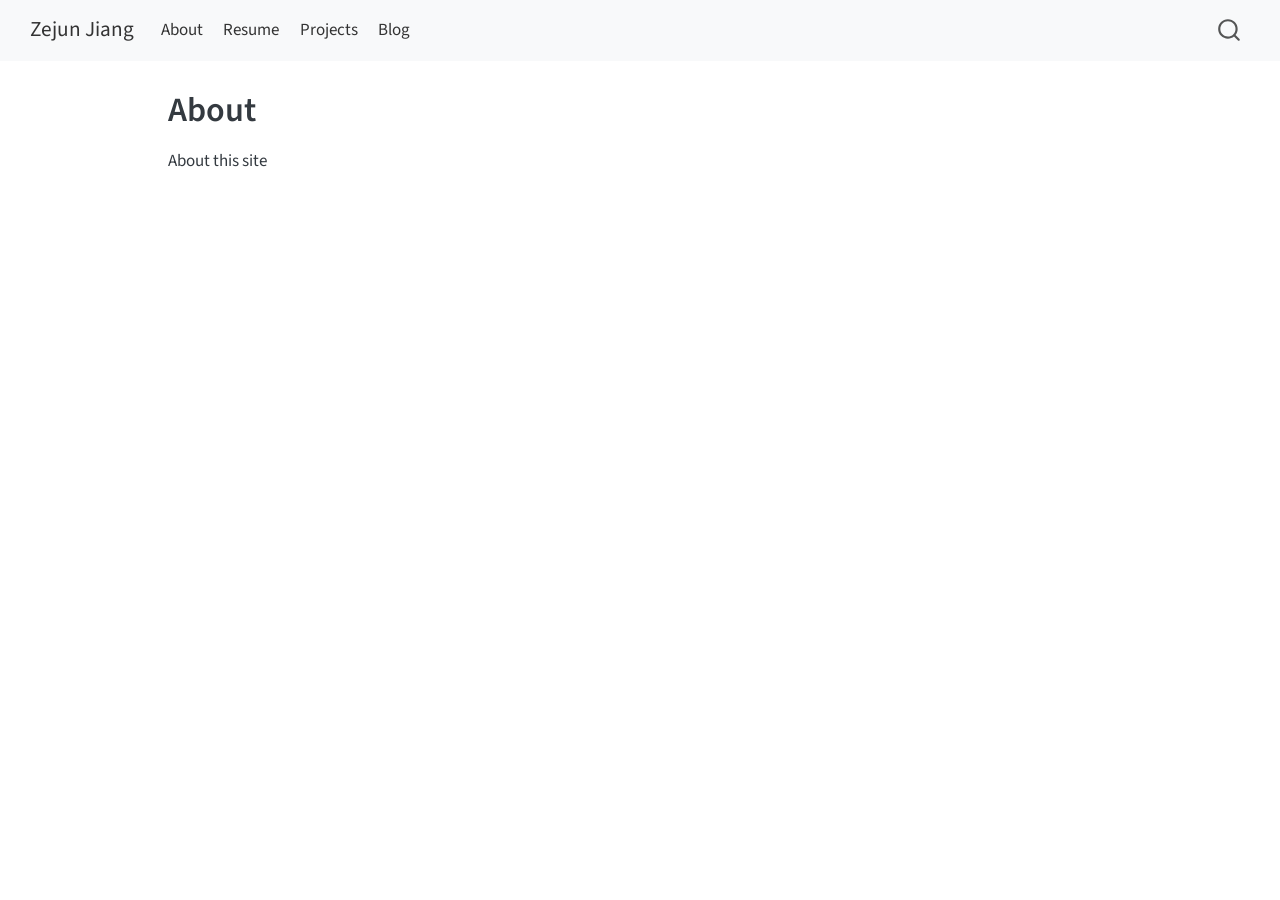
<file: docs/about.html>
<!DOCTYPE html>
<html xmlns="http://www.w3.org/1999/xhtml" lang="en" xml:lang="en"><head>

<meta charset="utf-8">
<meta name="generator" content="quarto-1.9.36">

<meta name="viewport" content="width=device-width, initial-scale=1.0, user-scalable=yes">


<title>About – Zejun Jiang</title>
<style>
/* Default styles provided by pandoc.
** See https://pandoc.org/MANUAL.html#variables-for-html for config info.
*/
code{white-space: pre-wrap;}
span.smallcaps{font-variant: small-caps;}
div.columns{display: flex; gap: min(4vw, 1.5em);}
div.column{flex: auto; overflow-x: auto;}
div.hanging-indent{margin-left: 1.5em; text-indent: -1.5em;}
ul.task-list{list-style: none;}
ul.task-list li input[type="checkbox"] {
  width: 0.8em;
  margin: 0 0.8em 0.2em -1em; /* quarto-specific, see https://github.com/quarto-dev/quarto-cli/issues/4556 */ 
  vertical-align: middle;
}
</style>


<script src="site_libs/quarto-nav/quarto-nav.js"></script>
<script src="site_libs/quarto-nav/headroom.min.js"></script>
<script src="site_libs/clipboard/clipboard.min.js"></script>
<script src="site_libs/quarto-search/autocomplete.umd.js"></script>
<script src="site_libs/quarto-search/fuse.min.js"></script>
<script src="site_libs/quarto-search/quarto-search.js"></script>
<meta name="quarto:offset" content="./">
<script src="site_libs/quarto-html/quarto.js" type="module"></script>
<script src="site_libs/quarto-html/tabsets/tabsets.js" type="module"></script>
<script src="site_libs/quarto-html/popper.min.js"></script>
<script src="site_libs/quarto-html/tippy.umd.min.js"></script>
<script src="site_libs/quarto-html/anchor.min.js"></script>
<link href="site_libs/quarto-html/tippy.css" rel="stylesheet">
<link href="site_libs/quarto-html/quarto-syntax-highlighting-845c23b38eaddc0f92fda52bfe77a8c8.css" rel="stylesheet" id="quarto-text-highlighting-styles">
<script src="site_libs/bootstrap/bootstrap.min.js"></script>
<link href="site_libs/bootstrap/bootstrap-icons.css" rel="stylesheet">
<link href="site_libs/bootstrap/bootstrap-158031087360bce0ff56dc785ce39e06.min.css" rel="stylesheet" append-hash="true" id="quarto-bootstrap" data-mode="light">
<script id="quarto-search-options" type="application/json">{
  "location": "navbar",
  "copy-button": false,
  "collapse-after": 3,
  "panel-placement": "end",
  "type": "overlay",
  "limit": 50,
  "keyboard-shortcut": [
    "f",
    "/",
    "s"
  ],
  "show-item-context": false,
  "language": {
    "search-no-results-text": "No results",
    "search-matching-documents-text": "matching documents",
    "search-copy-link-title": "Copy link to search",
    "search-hide-matches-text": "Hide additional matches",
    "search-more-match-text": "more match in this document",
    "search-more-matches-text": "more matches in this document",
    "search-clear-button-title": "Clear",
    "search-text-placeholder": "",
    "search-detached-cancel-button-title": "Cancel",
    "search-submit-button-title": "Submit",
    "search-label": "Search"
  }
}</script>


<link rel="stylesheet" href="styles.css">
</head>

<body class="nav-fixed quarto-light">

<div id="quarto-search-results"></div>
  <header id="quarto-header" class="headroom fixed-top">
    <nav class="navbar navbar-expand-lg " data-bs-theme="dark">
      <div class="navbar-container container-fluid">
      <div class="navbar-brand-container mx-auto">
    <a class="navbar-brand" href="./index.html">
    <span class="navbar-title">Zejun Jiang</span>
    </a>
  </div>
            <div id="quarto-search" class="" title="Search"></div>
          <button class="navbar-toggler" type="button" data-bs-toggle="collapse" data-bs-target="#navbarCollapse" aria-controls="navbarCollapse" role="menu" aria-expanded="false" aria-label="Toggle navigation" onclick="if (window.quartoToggleHeadroom) { window.quartoToggleHeadroom(); }">
  <span class="navbar-toggler-icon"></span>
</button>
          <div class="collapse navbar-collapse" id="navbarCollapse">
            <ul class="navbar-nav navbar-nav-scroll me-auto">
  <li class="nav-item">
    <a class="nav-link" href="./index.html"> 
<span class="menu-text">About</span></a>
  </li>  
  <li class="nav-item">
    <a class="nav-link" href="./resume.html"> 
<span class="menu-text">Resume</span></a>
  </li>  
  <li class="nav-item">
    <a class="nav-link" href="./projects.html"> 
<span class="menu-text">Projects</span></a>
  </li>  
  <li class="nav-item">
    <a class="nav-link" href="./posts.html"> 
<span class="menu-text">Blog</span></a>
  </li>  
</ul>
          </div> <!-- /navcollapse -->
            <div class="quarto-navbar-tools">
</div>
      </div> <!-- /container-fluid -->
    </nav>
</header>
<!-- content -->
<div id="quarto-content" class="quarto-container page-columns page-rows-contents page-layout-article page-navbar">
<!-- sidebar -->
<!-- margin-sidebar -->
    <div id="quarto-margin-sidebar" class="sidebar margin-sidebar zindex-bottom">
        
    </div>
<!-- main -->
<main class="content" id="quarto-document-content">

<header id="title-block-header" class="quarto-title-block default">
<div class="quarto-title">
<h1 class="title">About</h1>
</div>



<div class="quarto-title-meta">

    
  
    
  </div>
  


</header>


<p>About this site</p>



</main> <!-- /main -->
<script id="quarto-html-after-body" type="application/javascript">
  window.document.addEventListener("DOMContentLoaded", function (event) {
    const icon = "";
    const anchorJS = new window.AnchorJS();
    anchorJS.options = {
      placement: 'right',
      icon: icon
    };
    anchorJS.add('.anchored');
    const isCodeAnnotation = (el) => {
      for (const clz of el.classList) {
        if (clz.startsWith('code-annotation-')) {                     
          return true;
        }
      }
      return false;
    }
    const onCopySuccess = function(e) {
      // button target
      const button = e.trigger;
      // don't keep focus
      button.blur();
      // flash "checked"
      button.classList.add('code-copy-button-checked');
      var currentTitle = button.getAttribute("title");
      button.setAttribute("title", "Copied!");
      let tooltip;
      if (window.bootstrap) {
        button.setAttribute("data-bs-toggle", "tooltip");
        button.setAttribute("data-bs-placement", "left");
        button.setAttribute("data-bs-title", "Copied!");
        tooltip = new bootstrap.Tooltip(button, 
          { trigger: "manual", 
            customClass: "code-copy-button-tooltip",
            offset: [0, -8]});
        tooltip.show();    
      }
      setTimeout(function() {
        if (tooltip) {
          tooltip.hide();
          button.removeAttribute("data-bs-title");
          button.removeAttribute("data-bs-toggle");
          button.removeAttribute("data-bs-placement");
        }
        button.setAttribute("title", currentTitle);
        button.classList.remove('code-copy-button-checked');
      }, 1000);
      // clear code selection
      e.clearSelection();
    }
    const getTextToCopy = function(trigger) {
      const outerScaffold = trigger.parentElement.cloneNode(true);
      const codeEl = outerScaffold.querySelector('code');
      for (const childEl of codeEl.children) {
        if (isCodeAnnotation(childEl)) {
          childEl.remove();
        }
      }
      return codeEl.innerText;
    }
    const clipboard = new window.ClipboardJS('.code-copy-button:not([data-in-quarto-modal])', {
      text: getTextToCopy
    });
    clipboard.on('success', onCopySuccess);
    if (window.document.getElementById('quarto-embedded-source-code-modal')) {
      const clipboardModal = new window.ClipboardJS('.code-copy-button[data-in-quarto-modal]', {
        text: getTextToCopy,
        container: window.document.getElementById('quarto-embedded-source-code-modal')
      });
      clipboardModal.on('success', onCopySuccess);
    }
      var localhostRegex = new RegExp(/^(?:http|https):\/\/localhost\:?[0-9]*\//);
      var mailtoRegex = new RegExp(/^mailto:/);
        var filterRegex = new RegExp('/' + window.location.host + '/');
      var isInternal = (href) => {
          return filterRegex.test(href) || localhostRegex.test(href) || mailtoRegex.test(href);
      }
      // Inspect non-navigation links and adorn them if external
     var links = window.document.querySelectorAll('a[href]:not(.nav-link):not(.navbar-brand):not(.toc-action):not(.sidebar-link):not(.sidebar-item-toggle):not(.pagination-link):not(.no-external):not([aria-hidden]):not(.dropdown-item):not(.quarto-navigation-tool):not(.about-link)');
      for (var i=0; i<links.length; i++) {
        const link = links[i];
        if (!isInternal(link.href)) {
          // undo the damage that might have been done by quarto-nav.js in the case of
          // links that we want to consider external
          if (link.dataset.originalHref !== undefined) {
            link.href = link.dataset.originalHref;
          }
        }
      }
    function tippyHover(el, contentFn, onTriggerFn, onUntriggerFn) {
      const config = {
        allowHTML: true,
        maxWidth: 500,
        delay: 100,
        arrow: false,
        appendTo: function(el) {
            return el.parentElement;
        },
        interactive: true,
        interactiveBorder: 10,
        theme: 'quarto',
        placement: 'bottom-start',
      };
      if (contentFn) {
        config.content = contentFn;
      }
      if (onTriggerFn) {
        config.onTrigger = onTriggerFn;
      }
      if (onUntriggerFn) {
        config.onUntrigger = onUntriggerFn;
      }
      window.tippy(el, config); 
    }
    const noterefs = window.document.querySelectorAll('a[role="doc-noteref"]');
    for (var i=0; i<noterefs.length; i++) {
      const ref = noterefs[i];
      tippyHover(ref, function() {
        // use id or data attribute instead here
        let href = ref.getAttribute('data-footnote-href') || ref.getAttribute('href');
        try { href = new URL(href).hash; } catch {}
        const id = href.replace(/^#\/?/, "");
        const note = window.document.getElementById(id);
        if (note) {
          return note.innerHTML;
        } else {
          return "";
        }
      });
    }
    const xrefs = window.document.querySelectorAll('a.quarto-xref');
    const processXRef = (id, note) => {
      // Strip column container classes
      const stripColumnClz = (el) => {
        el.classList.remove("page-full", "page-columns");
        if (el.children) {
          for (const child of el.children) {
            stripColumnClz(child);
          }
        }
      }
      stripColumnClz(note)
      if (id === null || id.startsWith('sec-')) {
        // Special case sections, only their first couple elements
        const container = document.createElement("div");
        if (note.children && note.children.length > 2) {
          container.appendChild(note.children[0].cloneNode(true));
          for (let i = 1; i < note.children.length; i++) {
            const child = note.children[i];
            if (child.tagName === "P" && child.innerText === "") {
              continue;
            } else {
              container.appendChild(child.cloneNode(true));
              break;
            }
          }
          if (window.Quarto?.typesetMath) {
            window.Quarto.typesetMath(container);
          }
          return container.innerHTML
        } else {
          if (window.Quarto?.typesetMath) {
            window.Quarto.typesetMath(note);
          }
          return note.innerHTML;
        }
      } else {
        // Remove any anchor links if they are present
        const anchorLink = note.querySelector('a.anchorjs-link');
        if (anchorLink) {
          anchorLink.remove();
        }
        if (window.Quarto?.typesetMath) {
          window.Quarto.typesetMath(note);
        }
        if (note.classList.contains("callout")) {
          return note.outerHTML;
        } else {
          return note.innerHTML;
        }
      }
    }
    for (var i=0; i<xrefs.length; i++) {
      const xref = xrefs[i];
      tippyHover(xref, undefined, function(instance) {
        instance.disable();
        let url = xref.getAttribute('href');
        let hash = undefined; 
        if (url.startsWith('#')) {
          hash = url;
        } else {
          try { hash = new URL(url).hash; } catch {}
        }
        if (hash) {
          const id = hash.replace(/^#\/?/, "");
          const note = window.document.getElementById(id);
          if (note !== null) {
            try {
              const html = processXRef(id, note.cloneNode(true));
              instance.setContent(html);
            } finally {
              instance.enable();
              instance.show();
            }
          } else {
            // See if we can fetch this
            fetch(url.split('#')[0])
            .then(res => res.text())
            .then(html => {
              const parser = new DOMParser();
              const htmlDoc = parser.parseFromString(html, "text/html");
              const note = htmlDoc.getElementById(id);
              if (note !== null) {
                const html = processXRef(id, note);
                instance.setContent(html);
              } 
            }).finally(() => {
              instance.enable();
              instance.show();
            });
          }
        } else {
          // See if we can fetch a full url (with no hash to target)
          // This is a special case and we should probably do some content thinning / targeting
          fetch(url)
          .then(res => res.text())
          .then(html => {
            const parser = new DOMParser();
            const htmlDoc = parser.parseFromString(html, "text/html");
            const note = htmlDoc.querySelector('main.content');
            if (note !== null) {
              // This should only happen for chapter cross references
              // (since there is no id in the URL)
              // remove the first header
              if (note.children.length > 0 && note.children[0].tagName === "HEADER") {
                note.children[0].remove();
              }
              const html = processXRef(null, note);
              instance.setContent(html);
            } 
          }).finally(() => {
            instance.enable();
            instance.show();
          });
        }
      }, function(instance) {
      });
    }
        let selectedAnnoteEl;
        const selectorForAnnotation = ( cell, annotation) => {
          let cellAttr = 'data-code-cell="' + cell + '"';
          let lineAttr = 'data-code-annotation="' +  annotation + '"';
          const selector = 'span[' + cellAttr + '][' + lineAttr + ']';
          return selector;
        }
        const selectCodeLines = (annoteEl) => {
          const doc = window.document;
          const targetCell = annoteEl.getAttribute("data-target-cell");
          const targetAnnotation = annoteEl.getAttribute("data-target-annotation");
          const annoteSpan = window.document.querySelector(selectorForAnnotation(targetCell, targetAnnotation));
          const lines = annoteSpan.getAttribute("data-code-lines").split(",");
          const lineIds = lines.map((line) => {
            return targetCell + "-" + line;
          })
          let top = null;
          let height = null;
          let parent = null;
          if (lineIds.length > 0) {
              //compute the position of the single el (top and bottom and make a div)
              const el = window.document.getElementById(lineIds[0]);
              top = el.offsetTop;
              height = el.offsetHeight;
              parent = el.parentElement.parentElement;
            if (lineIds.length > 1) {
              const lastEl = window.document.getElementById(lineIds[lineIds.length - 1]);
              const bottom = lastEl.offsetTop + lastEl.offsetHeight;
              height = bottom - top;
            }
            if (top !== null && height !== null && parent !== null) {
              // cook up a div (if necessary) and position it 
              let div = window.document.getElementById("code-annotation-line-highlight");
              if (div === null) {
                div = window.document.createElement("div");
                div.setAttribute("id", "code-annotation-line-highlight");
                div.style.position = 'absolute';
                parent.appendChild(div);
              }
              div.style.top = top - 2 + "px";
              div.style.height = height + 4 + "px";
              div.style.left = 0;
              let gutterDiv = window.document.getElementById("code-annotation-line-highlight-gutter");
              if (gutterDiv === null) {
                gutterDiv = window.document.createElement("div");
                gutterDiv.setAttribute("id", "code-annotation-line-highlight-gutter");
                gutterDiv.style.position = 'absolute';
                const codeCell = window.document.getElementById(targetCell);
                const gutter = codeCell.querySelector('.code-annotation-gutter');
                gutter.appendChild(gutterDiv);
              }
              gutterDiv.style.top = top - 2 + "px";
              gutterDiv.style.height = height + 4 + "px";
            }
            selectedAnnoteEl = annoteEl;
          }
        };
        const unselectCodeLines = () => {
          const elementsIds = ["code-annotation-line-highlight", "code-annotation-line-highlight-gutter"];
          elementsIds.forEach((elId) => {
            const div = window.document.getElementById(elId);
            if (div) {
              div.remove();
            }
          });
          selectedAnnoteEl = undefined;
        };
          // Handle positioning of the toggle
      window.addEventListener(
        "resize",
        throttle(() => {
          elRect = undefined;
          if (selectedAnnoteEl) {
            selectCodeLines(selectedAnnoteEl);
          }
        }, 10)
      );
      function throttle(fn, ms) {
      let throttle = false;
      let timer;
        return (...args) => {
          if(!throttle) { // first call gets through
              fn.apply(this, args);
              throttle = true;
          } else { // all the others get throttled
              if(timer) clearTimeout(timer); // cancel #2
              timer = setTimeout(() => {
                fn.apply(this, args);
                timer = throttle = false;
              }, ms);
          }
        };
      }
        // Attach click handler to the DT
        const annoteDls = window.document.querySelectorAll('dt[data-target-cell]');
        for (const annoteDlNode of annoteDls) {
          annoteDlNode.addEventListener('click', (event) => {
            const clickedEl = event.target;
            if (clickedEl !== selectedAnnoteEl) {
              unselectCodeLines();
              const activeEl = window.document.querySelector('dt[data-target-cell].code-annotation-active');
              if (activeEl) {
                activeEl.classList.remove('code-annotation-active');
              }
              selectCodeLines(clickedEl);
              clickedEl.classList.add('code-annotation-active');
            } else {
              // Unselect the line
              unselectCodeLines();
              clickedEl.classList.remove('code-annotation-active');
            }
          });
        }
    const findCites = (el) => {
      const parentEl = el.parentElement;
      if (parentEl) {
        const cites = parentEl.dataset.cites;
        if (cites) {
          return {
            el,
            cites: cites.split(' ')
          };
        } else {
          return findCites(el.parentElement)
        }
      } else {
        return undefined;
      }
    };
    var bibliorefs = window.document.querySelectorAll('a[role="doc-biblioref"]');
    for (var i=0; i<bibliorefs.length; i++) {
      const ref = bibliorefs[i];
      const citeInfo = findCites(ref);
      if (citeInfo) {
        tippyHover(citeInfo.el, function() {
          var popup = window.document.createElement('div');
          citeInfo.cites.forEach(function(cite) {
            var citeDiv = window.document.createElement('div');
            citeDiv.classList.add('hanging-indent');
            citeDiv.classList.add('csl-entry');
            var biblioDiv = window.document.getElementById('ref-' + cite);
            if (biblioDiv) {
              citeDiv.innerHTML = biblioDiv.innerHTML;
            }
            popup.appendChild(citeDiv);
          });
          return popup.innerHTML;
        });
      }
    }
  });
  </script>
</div> <!-- /content -->




</body></html>
</file>
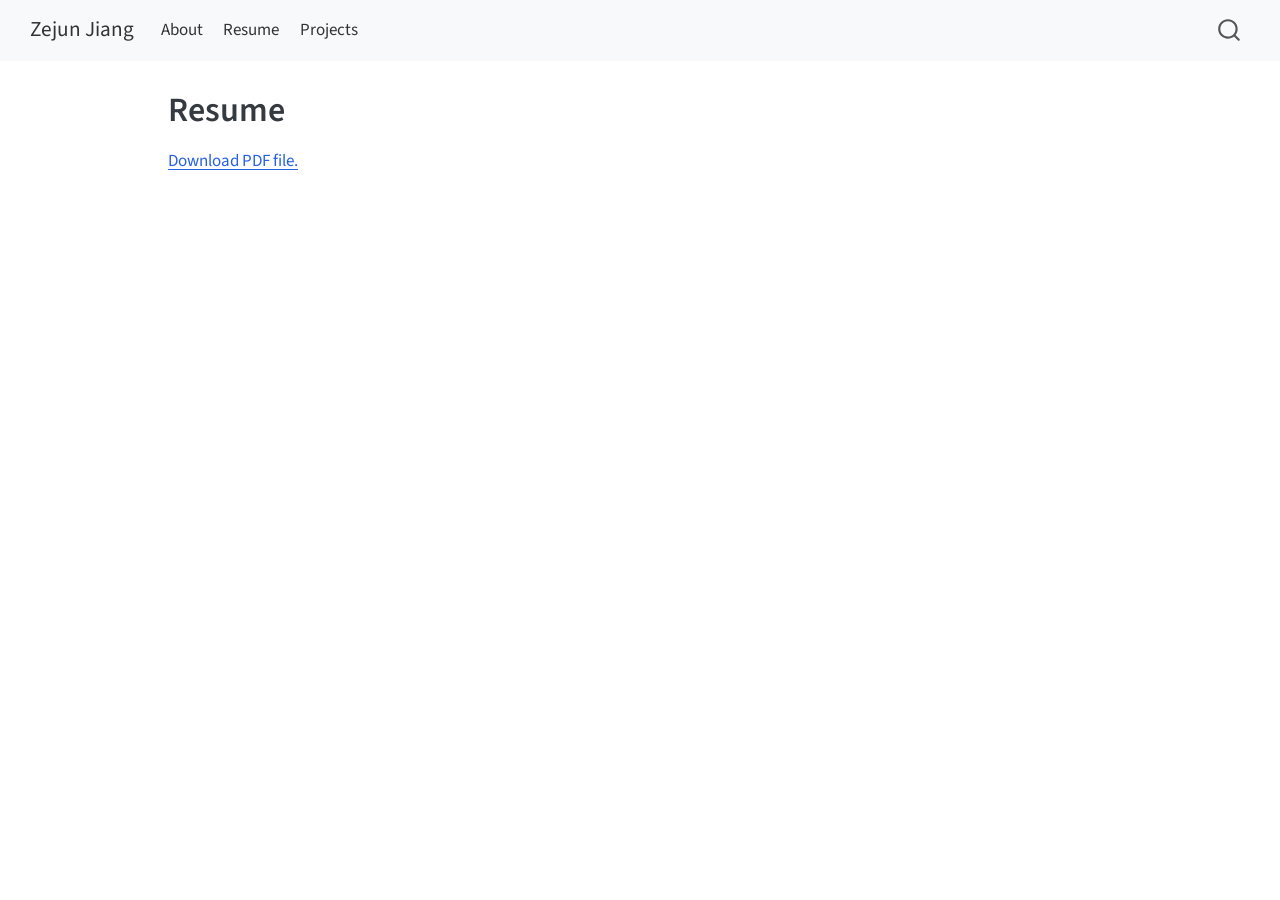
<file: docs/resume.html>
<!DOCTYPE html>
<html xmlns="http://www.w3.org/1999/xhtml" lang="en" xml:lang="en"><head>

<meta charset="utf-8">
<meta name="generator" content="quarto-1.9.36">

<meta name="viewport" content="width=device-width, initial-scale=1.0, user-scalable=yes">


<title>Resume – Zejun Jiang</title>
<style>
/* Default styles provided by pandoc.
** See https://pandoc.org/MANUAL.html#variables-for-html for config info.
*/
code{white-space: pre-wrap;}
span.smallcaps{font-variant: small-caps;}
div.columns{display: flex; gap: min(4vw, 1.5em);}
div.column{flex: auto; overflow-x: auto;}
div.hanging-indent{margin-left: 1.5em; text-indent: -1.5em;}
ul.task-list{list-style: none;}
ul.task-list li input[type="checkbox"] {
  width: 0.8em;
  margin: 0 0.8em 0.2em -1em; /* quarto-specific, see https://github.com/quarto-dev/quarto-cli/issues/4556 */ 
  vertical-align: middle;
}
</style>


<script src="site_libs/quarto-nav/quarto-nav.js"></script>
<script src="site_libs/quarto-nav/headroom.min.js"></script>
<script src="site_libs/clipboard/clipboard.min.js"></script>
<script src="site_libs/quarto-search/autocomplete.umd.js"></script>
<script src="site_libs/quarto-search/fuse.min.js"></script>
<script src="site_libs/quarto-search/quarto-search.js"></script>
<meta name="quarto:offset" content="./">
<script src="site_libs/quarto-html/quarto.js" type="module"></script>
<script src="site_libs/quarto-html/tabsets/tabsets.js" type="module"></script>
<script src="site_libs/quarto-html/popper.min.js"></script>
<script src="site_libs/quarto-html/tippy.umd.min.js"></script>
<script src="site_libs/quarto-html/anchor.min.js"></script>
<link href="site_libs/quarto-html/tippy.css" rel="stylesheet">
<link href="site_libs/quarto-html/quarto-syntax-highlighting-845c23b38eaddc0f92fda52bfe77a8c8.css" rel="stylesheet" id="quarto-text-highlighting-styles">
<script src="site_libs/bootstrap/bootstrap.min.js"></script>
<link href="site_libs/bootstrap/bootstrap-icons.css" rel="stylesheet">
<link href="site_libs/bootstrap/bootstrap-158031087360bce0ff56dc785ce39e06.min.css" rel="stylesheet" append-hash="true" id="quarto-bootstrap" data-mode="light">
<script id="quarto-search-options" type="application/json">{
  "location": "navbar",
  "copy-button": false,
  "collapse-after": 3,
  "panel-placement": "end",
  "type": "overlay",
  "limit": 50,
  "keyboard-shortcut": [
    "f",
    "/",
    "s"
  ],
  "show-item-context": false,
  "language": {
    "search-no-results-text": "No results",
    "search-matching-documents-text": "matching documents",
    "search-copy-link-title": "Copy link to search",
    "search-hide-matches-text": "Hide additional matches",
    "search-more-match-text": "more match in this document",
    "search-more-matches-text": "more matches in this document",
    "search-clear-button-title": "Clear",
    "search-text-placeholder": "",
    "search-detached-cancel-button-title": "Cancel",
    "search-submit-button-title": "Submit",
    "search-label": "Search"
  }
}</script>


<link rel="stylesheet" href="styles.css">
</head>

<body class="nav-fixed quarto-light">

<div id="quarto-search-results"></div>
  <header id="quarto-header" class="headroom fixed-top">
    <nav class="navbar navbar-expand-lg " data-bs-theme="dark">
      <div class="navbar-container container-fluid">
      <div class="navbar-brand-container mx-auto">
    <a class="navbar-brand" href="./index.html">
    <span class="navbar-title">Zejun Jiang</span>
    </a>
  </div>
            <div id="quarto-search" class="" title="Search"></div>
          <button class="navbar-toggler" type="button" data-bs-toggle="collapse" data-bs-target="#navbarCollapse" aria-controls="navbarCollapse" role="menu" aria-expanded="false" aria-label="Toggle navigation" onclick="if (window.quartoToggleHeadroom) { window.quartoToggleHeadroom(); }">
  <span class="navbar-toggler-icon"></span>
</button>
          <div class="collapse navbar-collapse" id="navbarCollapse">
            <ul class="navbar-nav navbar-nav-scroll me-auto">
  <li class="nav-item">
    <a class="nav-link" href="./index.html"> 
<span class="menu-text">About</span></a>
  </li>  
  <li class="nav-item">
    <a class="nav-link active" href="./resume.html" aria-current="page"> 
<span class="menu-text">Resume</span></a>
  </li>  
  <li class="nav-item">
    <a class="nav-link" href="./projects.html"> 
<span class="menu-text">Projects</span></a>
  </li>  
</ul>
          </div> <!-- /navcollapse -->
            <div class="quarto-navbar-tools">
</div>
      </div> <!-- /container-fluid -->
    </nav>
</header>
<!-- content -->
<div id="quarto-content" class="quarto-container page-columns page-rows-contents page-layout-article page-navbar">
<!-- sidebar -->
<!-- margin-sidebar -->
    <div id="quarto-margin-sidebar" class="sidebar margin-sidebar zindex-bottom">
        
    </div>
<!-- main -->
<main class="content" id="quarto-document-content">

<header id="title-block-header" class="quarto-title-block default">
<div class="quarto-title">
<h1 class="title">Resume</h1>
</div>



<div class="quarto-title-meta">

    
  
    
  </div>
  


</header>


<p><object data="files/resume.pdf" type="application/pdf" width="100%" height="800"><a href="files/resume.pdf" download="">Download PDF file.</a></object></p>



</main> <!-- /main -->
<script id="quarto-html-after-body" type="application/javascript">
  window.document.addEventListener("DOMContentLoaded", function (event) {
    const icon = "";
    const anchorJS = new window.AnchorJS();
    anchorJS.options = {
      placement: 'right',
      icon: icon
    };
    anchorJS.add('.anchored');
    const isCodeAnnotation = (el) => {
      for (const clz of el.classList) {
        if (clz.startsWith('code-annotation-')) {                     
          return true;
        }
      }
      return false;
    }
    const onCopySuccess = function(e) {
      // button target
      const button = e.trigger;
      // don't keep focus
      button.blur();
      // flash "checked"
      button.classList.add('code-copy-button-checked');
      var currentTitle = button.getAttribute("title");
      button.setAttribute("title", "Copied!");
      let tooltip;
      if (window.bootstrap) {
        button.setAttribute("data-bs-toggle", "tooltip");
        button.setAttribute("data-bs-placement", "left");
        button.setAttribute("data-bs-title", "Copied!");
        tooltip = new bootstrap.Tooltip(button, 
          { trigger: "manual", 
            customClass: "code-copy-button-tooltip",
            offset: [0, -8]});
        tooltip.show();    
      }
      setTimeout(function() {
        if (tooltip) {
          tooltip.hide();
          button.removeAttribute("data-bs-title");
          button.removeAttribute("data-bs-toggle");
          button.removeAttribute("data-bs-placement");
        }
        button.setAttribute("title", currentTitle);
        button.classList.remove('code-copy-button-checked');
      }, 1000);
      // clear code selection
      e.clearSelection();
    }
    const getTextToCopy = function(trigger) {
      const outerScaffold = trigger.parentElement.cloneNode(true);
      const codeEl = outerScaffold.querySelector('code');
      for (const childEl of codeEl.children) {
        if (isCodeAnnotation(childEl)) {
          childEl.remove();
        }
      }
      return codeEl.innerText;
    }
    const clipboard = new window.ClipboardJS('.code-copy-button:not([data-in-quarto-modal])', {
      text: getTextToCopy
    });
    clipboard.on('success', onCopySuccess);
    if (window.document.getElementById('quarto-embedded-source-code-modal')) {
      const clipboardModal = new window.ClipboardJS('.code-copy-button[data-in-quarto-modal]', {
        text: getTextToCopy,
        container: window.document.getElementById('quarto-embedded-source-code-modal')
      });
      clipboardModal.on('success', onCopySuccess);
    }
      var localhostRegex = new RegExp(/^(?:http|https):\/\/localhost\:?[0-9]*\//);
      var mailtoRegex = new RegExp(/^mailto:/);
        var filterRegex = new RegExp('/' + window.location.host + '/');
      var isInternal = (href) => {
          return filterRegex.test(href) || localhostRegex.test(href) || mailtoRegex.test(href);
      }
      // Inspect non-navigation links and adorn them if external
     var links = window.document.querySelectorAll('a[href]:not(.nav-link):not(.navbar-brand):not(.toc-action):not(.sidebar-link):not(.sidebar-item-toggle):not(.pagination-link):not(.no-external):not([aria-hidden]):not(.dropdown-item):not(.quarto-navigation-tool):not(.about-link)');
      for (var i=0; i<links.length; i++) {
        const link = links[i];
        if (!isInternal(link.href)) {
          // undo the damage that might have been done by quarto-nav.js in the case of
          // links that we want to consider external
          if (link.dataset.originalHref !== undefined) {
            link.href = link.dataset.originalHref;
          }
        }
      }
    function tippyHover(el, contentFn, onTriggerFn, onUntriggerFn) {
      const config = {
        allowHTML: true,
        maxWidth: 500,
        delay: 100,
        arrow: false,
        appendTo: function(el) {
            return el.parentElement;
        },
        interactive: true,
        interactiveBorder: 10,
        theme: 'quarto',
        placement: 'bottom-start',
      };
      if (contentFn) {
        config.content = contentFn;
      }
      if (onTriggerFn) {
        config.onTrigger = onTriggerFn;
      }
      if (onUntriggerFn) {
        config.onUntrigger = onUntriggerFn;
      }
      window.tippy(el, config); 
    }
    const noterefs = window.document.querySelectorAll('a[role="doc-noteref"]');
    for (var i=0; i<noterefs.length; i++) {
      const ref = noterefs[i];
      tippyHover(ref, function() {
        // use id or data attribute instead here
        let href = ref.getAttribute('data-footnote-href') || ref.getAttribute('href');
        try { href = new URL(href).hash; } catch {}
        const id = href.replace(/^#\/?/, "");
        const note = window.document.getElementById(id);
        if (note) {
          return note.innerHTML;
        } else {
          return "";
        }
      });
    }
    const xrefs = window.document.querySelectorAll('a.quarto-xref');
    const processXRef = (id, note) => {
      // Strip column container classes
      const stripColumnClz = (el) => {
        el.classList.remove("page-full", "page-columns");
        if (el.children) {
          for (const child of el.children) {
            stripColumnClz(child);
          }
        }
      }
      stripColumnClz(note)
      if (id === null || id.startsWith('sec-')) {
        // Special case sections, only their first couple elements
        const container = document.createElement("div");
        if (note.children && note.children.length > 2) {
          container.appendChild(note.children[0].cloneNode(true));
          for (let i = 1; i < note.children.length; i++) {
            const child = note.children[i];
            if (child.tagName === "P" && child.innerText === "") {
              continue;
            } else {
              container.appendChild(child.cloneNode(true));
              break;
            }
          }
          if (window.Quarto?.typesetMath) {
            window.Quarto.typesetMath(container);
          }
          return container.innerHTML
        } else {
          if (window.Quarto?.typesetMath) {
            window.Quarto.typesetMath(note);
          }
          return note.innerHTML;
        }
      } else {
        // Remove any anchor links if they are present
        const anchorLink = note.querySelector('a.anchorjs-link');
        if (anchorLink) {
          anchorLink.remove();
        }
        if (window.Quarto?.typesetMath) {
          window.Quarto.typesetMath(note);
        }
        if (note.classList.contains("callout")) {
          return note.outerHTML;
        } else {
          return note.innerHTML;
        }
      }
    }
    for (var i=0; i<xrefs.length; i++) {
      const xref = xrefs[i];
      tippyHover(xref, undefined, function(instance) {
        instance.disable();
        let url = xref.getAttribute('href');
        let hash = undefined; 
        if (url.startsWith('#')) {
          hash = url;
        } else {
          try { hash = new URL(url).hash; } catch {}
        }
        if (hash) {
          const id = hash.replace(/^#\/?/, "");
          const note = window.document.getElementById(id);
          if (note !== null) {
            try {
              const html = processXRef(id, note.cloneNode(true));
              instance.setContent(html);
            } finally {
              instance.enable();
              instance.show();
            }
          } else {
            // See if we can fetch this
            fetch(url.split('#')[0])
            .then(res => res.text())
            .then(html => {
              const parser = new DOMParser();
              const htmlDoc = parser.parseFromString(html, "text/html");
              const note = htmlDoc.getElementById(id);
              if (note !== null) {
                const html = processXRef(id, note);
                instance.setContent(html);
              } 
            }).finally(() => {
              instance.enable();
              instance.show();
            });
          }
        } else {
          // See if we can fetch a full url (with no hash to target)
          // This is a special case and we should probably do some content thinning / targeting
          fetch(url)
          .then(res => res.text())
          .then(html => {
            const parser = new DOMParser();
            const htmlDoc = parser.parseFromString(html, "text/html");
            const note = htmlDoc.querySelector('main.content');
            if (note !== null) {
              // This should only happen for chapter cross references
              // (since there is no id in the URL)
              // remove the first header
              if (note.children.length > 0 && note.children[0].tagName === "HEADER") {
                note.children[0].remove();
              }
              const html = processXRef(null, note);
              instance.setContent(html);
            } 
          }).finally(() => {
            instance.enable();
            instance.show();
          });
        }
      }, function(instance) {
      });
    }
        let selectedAnnoteEl;
        const selectorForAnnotation = ( cell, annotation) => {
          let cellAttr = 'data-code-cell="' + cell + '"';
          let lineAttr = 'data-code-annotation="' +  annotation + '"';
          const selector = 'span[' + cellAttr + '][' + lineAttr + ']';
          return selector;
        }
        const selectCodeLines = (annoteEl) => {
          const doc = window.document;
          const targetCell = annoteEl.getAttribute("data-target-cell");
          const targetAnnotation = annoteEl.getAttribute("data-target-annotation");
          const annoteSpan = window.document.querySelector(selectorForAnnotation(targetCell, targetAnnotation));
          const lines = annoteSpan.getAttribute("data-code-lines").split(",");
          const lineIds = lines.map((line) => {
            return targetCell + "-" + line;
          })
          let top = null;
          let height = null;
          let parent = null;
          if (lineIds.length > 0) {
              //compute the position of the single el (top and bottom and make a div)
              const el = window.document.getElementById(lineIds[0]);
              top = el.offsetTop;
              height = el.offsetHeight;
              parent = el.parentElement.parentElement;
            if (lineIds.length > 1) {
              const lastEl = window.document.getElementById(lineIds[lineIds.length - 1]);
              const bottom = lastEl.offsetTop + lastEl.offsetHeight;
              height = bottom - top;
            }
            if (top !== null && height !== null && parent !== null) {
              // cook up a div (if necessary) and position it 
              let div = window.document.getElementById("code-annotation-line-highlight");
              if (div === null) {
                div = window.document.createElement("div");
                div.setAttribute("id", "code-annotation-line-highlight");
                div.style.position = 'absolute';
                parent.appendChild(div);
              }
              div.style.top = top - 2 + "px";
              div.style.height = height + 4 + "px";
              div.style.left = 0;
              let gutterDiv = window.document.getElementById("code-annotation-line-highlight-gutter");
              if (gutterDiv === null) {
                gutterDiv = window.document.createElement("div");
                gutterDiv.setAttribute("id", "code-annotation-line-highlight-gutter");
                gutterDiv.style.position = 'absolute';
                const codeCell = window.document.getElementById(targetCell);
                const gutter = codeCell.querySelector('.code-annotation-gutter');
                gutter.appendChild(gutterDiv);
              }
              gutterDiv.style.top = top - 2 + "px";
              gutterDiv.style.height = height + 4 + "px";
            }
            selectedAnnoteEl = annoteEl;
          }
        };
        const unselectCodeLines = () => {
          const elementsIds = ["code-annotation-line-highlight", "code-annotation-line-highlight-gutter"];
          elementsIds.forEach((elId) => {
            const div = window.document.getElementById(elId);
            if (div) {
              div.remove();
            }
          });
          selectedAnnoteEl = undefined;
        };
          // Handle positioning of the toggle
      window.addEventListener(
        "resize",
        throttle(() => {
          elRect = undefined;
          if (selectedAnnoteEl) {
            selectCodeLines(selectedAnnoteEl);
          }
        }, 10)
      );
      function throttle(fn, ms) {
      let throttle = false;
      let timer;
        return (...args) => {
          if(!throttle) { // first call gets through
              fn.apply(this, args);
              throttle = true;
          } else { // all the others get throttled
              if(timer) clearTimeout(timer); // cancel #2
              timer = setTimeout(() => {
                fn.apply(this, args);
                timer = throttle = false;
              }, ms);
          }
        };
      }
        // Attach click handler to the DT
        const annoteDls = window.document.querySelectorAll('dt[data-target-cell]');
        for (const annoteDlNode of annoteDls) {
          annoteDlNode.addEventListener('click', (event) => {
            const clickedEl = event.target;
            if (clickedEl !== selectedAnnoteEl) {
              unselectCodeLines();
              const activeEl = window.document.querySelector('dt[data-target-cell].code-annotation-active');
              if (activeEl) {
                activeEl.classList.remove('code-annotation-active');
              }
              selectCodeLines(clickedEl);
              clickedEl.classList.add('code-annotation-active');
            } else {
              // Unselect the line
              unselectCodeLines();
              clickedEl.classList.remove('code-annotation-active');
            }
          });
        }
    const findCites = (el) => {
      const parentEl = el.parentElement;
      if (parentEl) {
        const cites = parentEl.dataset.cites;
        if (cites) {
          return {
            el,
            cites: cites.split(' ')
          };
        } else {
          return findCites(el.parentElement)
        }
      } else {
        return undefined;
      }
    };
    var bibliorefs = window.document.querySelectorAll('a[role="doc-biblioref"]');
    for (var i=0; i<bibliorefs.length; i++) {
      const ref = bibliorefs[i];
      const citeInfo = findCites(ref);
      if (citeInfo) {
        tippyHover(citeInfo.el, function() {
          var popup = window.document.createElement('div');
          citeInfo.cites.forEach(function(cite) {
            var citeDiv = window.document.createElement('div');
            citeDiv.classList.add('hanging-indent');
            citeDiv.classList.add('csl-entry');
            var biblioDiv = window.document.getElementById('ref-' + cite);
            if (biblioDiv) {
              citeDiv.innerHTML = biblioDiv.innerHTML;
            }
            popup.appendChild(citeDiv);
          });
          return popup.innerHTML;
        });
      }
    }
  });
  </script>
</div> <!-- /content -->




</body></html>
</file>
<file: docs/site_libs/quarto-html/tippy.css>
.tippy-box[data-animation=fade][data-state=hidden]{opacity:0}[data-tippy-root]{max-width:calc(100vw - 10px)}.tippy-box{position:relative;background-color:#333;color:#fff;border-radius:4px;font-size:14px;line-height:1.4;white-space:normal;outline:0;transition-property:transform,visibility,opacity}.tippy-box[data-placement^=top]>.tippy-arrow{bottom:0}.tippy-box[data-placement^=top]>.tippy-arrow:before{bottom:-7px;left:0;border-width:8px 8px 0;border-top-color:initial;transform-origin:center top}.tippy-box[data-placement^=bottom]>.tippy-arrow{top:0}.tippy-box[data-placement^=bottom]>.tippy-arrow:before{top:-7px;left:0;border-width:0 8px 8px;border-bottom-color:initial;transform-origin:center bottom}.tippy-box[data-placement^=left]>.tippy-arrow{right:0}.tippy-box[data-placement^=left]>.tippy-arrow:before{border-width:8px 0 8px 8px;border-left-color:initial;right:-7px;transform-origin:center left}.tippy-box[data-placement^=right]>.tippy-arrow{left:0}.tippy-box[data-placement^=right]>.tippy-arrow:before{left:-7px;border-width:8px 8px 8px 0;border-right-color:initial;transform-origin:center right}.tippy-box[data-inertia][data-state=visible]{transition-timing-function:cubic-bezier(.54,1.5,.38,1.11)}.tippy-arrow{width:16px;height:16px;color:#333}.tippy-arrow:before{content:"";position:absolute;border-color:transparent;border-style:solid}.tippy-content{position:relative;padding:5px 9px;z-index:1}
</file>
<file: docs/site_libs/quarto-html/quarto-syntax-highlighting-845c23b38eaddc0f92fda52bfe77a8c8.css>
/* quarto syntax highlight colors */
:root {
  --quarto-hl-ot-color: #003B4F;
  --quarto-hl-at-color: #657422;
  --quarto-hl-ss-color: #20794D;
  --quarto-hl-an-color: #5E5E5E;
  --quarto-hl-fu-color: #4758AB;
  --quarto-hl-st-color: #20794D;
  --quarto-hl-cf-color: #003B4F;
  --quarto-hl-op-color: #5E5E5E;
  --quarto-hl-er-color: #AD0000;
  --quarto-hl-bn-color: #AD0000;
  --quarto-hl-al-color: #AD0000;
  --quarto-hl-va-color: #111111;
  --quarto-hl-bu-color: inherit;
  --quarto-hl-ex-color: inherit;
  --quarto-hl-pp-color: #AD0000;
  --quarto-hl-in-color: #5E5E5E;
  --quarto-hl-vs-color: #20794D;
  --quarto-hl-wa-color: #5E5E5E;
  --quarto-hl-do-color: #5E5E5E;
  --quarto-hl-im-color: #00769E;
  --quarto-hl-ch-color: #20794D;
  --quarto-hl-dt-color: #AD0000;
  --quarto-hl-fl-color: #AD0000;
  --quarto-hl-co-color: #5E5E5E;
  --quarto-hl-cv-color: #5E5E5E;
  --quarto-hl-cn-color: #8f5902;
  --quarto-hl-sc-color: #5E5E5E;
  --quarto-hl-dv-color: #AD0000;
  --quarto-hl-kw-color: #003B4F;
}

/* other quarto variables */
:root {
  --quarto-font-monospace: SFMono-Regular, Menlo, Monaco, Consolas, "Liberation Mono", "Courier New", monospace;
}

/* syntax highlight based on Pandoc's rules */
pre > code.sourceCode > span {
  color: #003B4F;
}

code.sourceCode > span {
  color: #003B4F;
}

div.sourceCode,
div.sourceCode pre.sourceCode {
  color: #003B4F;
}

/* Normal */
code span {
  color: #003B4F;
}

/* Alert */
code span.al {
  color: #AD0000;
  font-style: inherit;
}

/* Annotation */
code span.an {
  color: #5E5E5E;
  font-style: inherit;
}

/* Attribute */
code span.at {
  color: #657422;
  font-style: inherit;
}

/* BaseN */
code span.bn {
  color: #AD0000;
  font-style: inherit;
}

/* BuiltIn */
code span.bu {
  font-style: inherit;
}

/* ControlFlow */
code span.cf {
  color: #003B4F;
  font-weight: bold;
  font-style: inherit;
}

/* Char */
code span.ch {
  color: #20794D;
  font-style: inherit;
}

/* Constant */
code span.cn {
  color: #8f5902;
  font-style: inherit;
}

/* Comment */
code span.co {
  color: #5E5E5E;
  font-style: inherit;
}

/* CommentVar */
code span.cv {
  color: #5E5E5E;
  font-style: italic;
}

/* Documentation */
code span.do {
  color: #5E5E5E;
  font-style: italic;
}

/* DataType */
code span.dt {
  color: #AD0000;
  font-style: inherit;
}

/* DecVal */
code span.dv {
  color: #AD0000;
  font-style: inherit;
}

/* Error */
code span.er {
  color: #AD0000;
  font-style: inherit;
}

/* Extension */
code span.ex {
  font-style: inherit;
}

/* Float */
code span.fl {
  color: #AD0000;
  font-style: inherit;
}

/* Function */
code span.fu {
  color: #4758AB;
  font-style: inherit;
}

/* Import */
code span.im {
  color: #00769E;
  font-style: inherit;
}

/* Information */
code span.in {
  color: #5E5E5E;
  font-style: inherit;
}

/* Keyword */
code span.kw {
  color: #003B4F;
  font-weight: bold;
  font-style: inherit;
}

/* Operator */
code span.op {
  color: #5E5E5E;
  font-style: inherit;
}

/* Other */
code span.ot {
  color: #003B4F;
  font-style: inherit;
}

/* Preprocessor */
code span.pp {
  color: #AD0000;
  font-style: inherit;
}

/* SpecialChar */
code span.sc {
  color: #5E5E5E;
  font-style: inherit;
}

/* SpecialString */
code span.ss {
  color: #20794D;
  font-style: inherit;
}

/* String */
code span.st {
  color: #20794D;
  font-style: inherit;
}

/* Variable */
code span.va {
  color: #111111;
  font-style: inherit;
}

/* VerbatimString */
code span.vs {
  color: #20794D;
  font-style: inherit;
}

/* Warning */
code span.wa {
  color: #5E5E5E;
  font-style: italic;
}

.prevent-inlining {
  content: "</";
}

/*# sourceMappingURL=ac89f0bb514bba72461919f78549e31c.css.map */
</file>
<file: docs/styles.css>
.about .about-contents a {
  display: inline-block;
  margin: 6px 8px 6px 0;
  padding: 8px 14px;
  border-radius: 8px;
  background-color: #1f4e79;
  color: white !important;
  text-decoration: none;
  transition: background-color 0.2s ease, transform 0.2s ease;
}

.about .about-contents a:hover {
  background-color: #163a5f;
  transform: translateY(-2px);
}

.navbar a {
  color: #333 !important;
}

.navbar a:hover {
  color: #1f4e79 !important;
}
</file>
